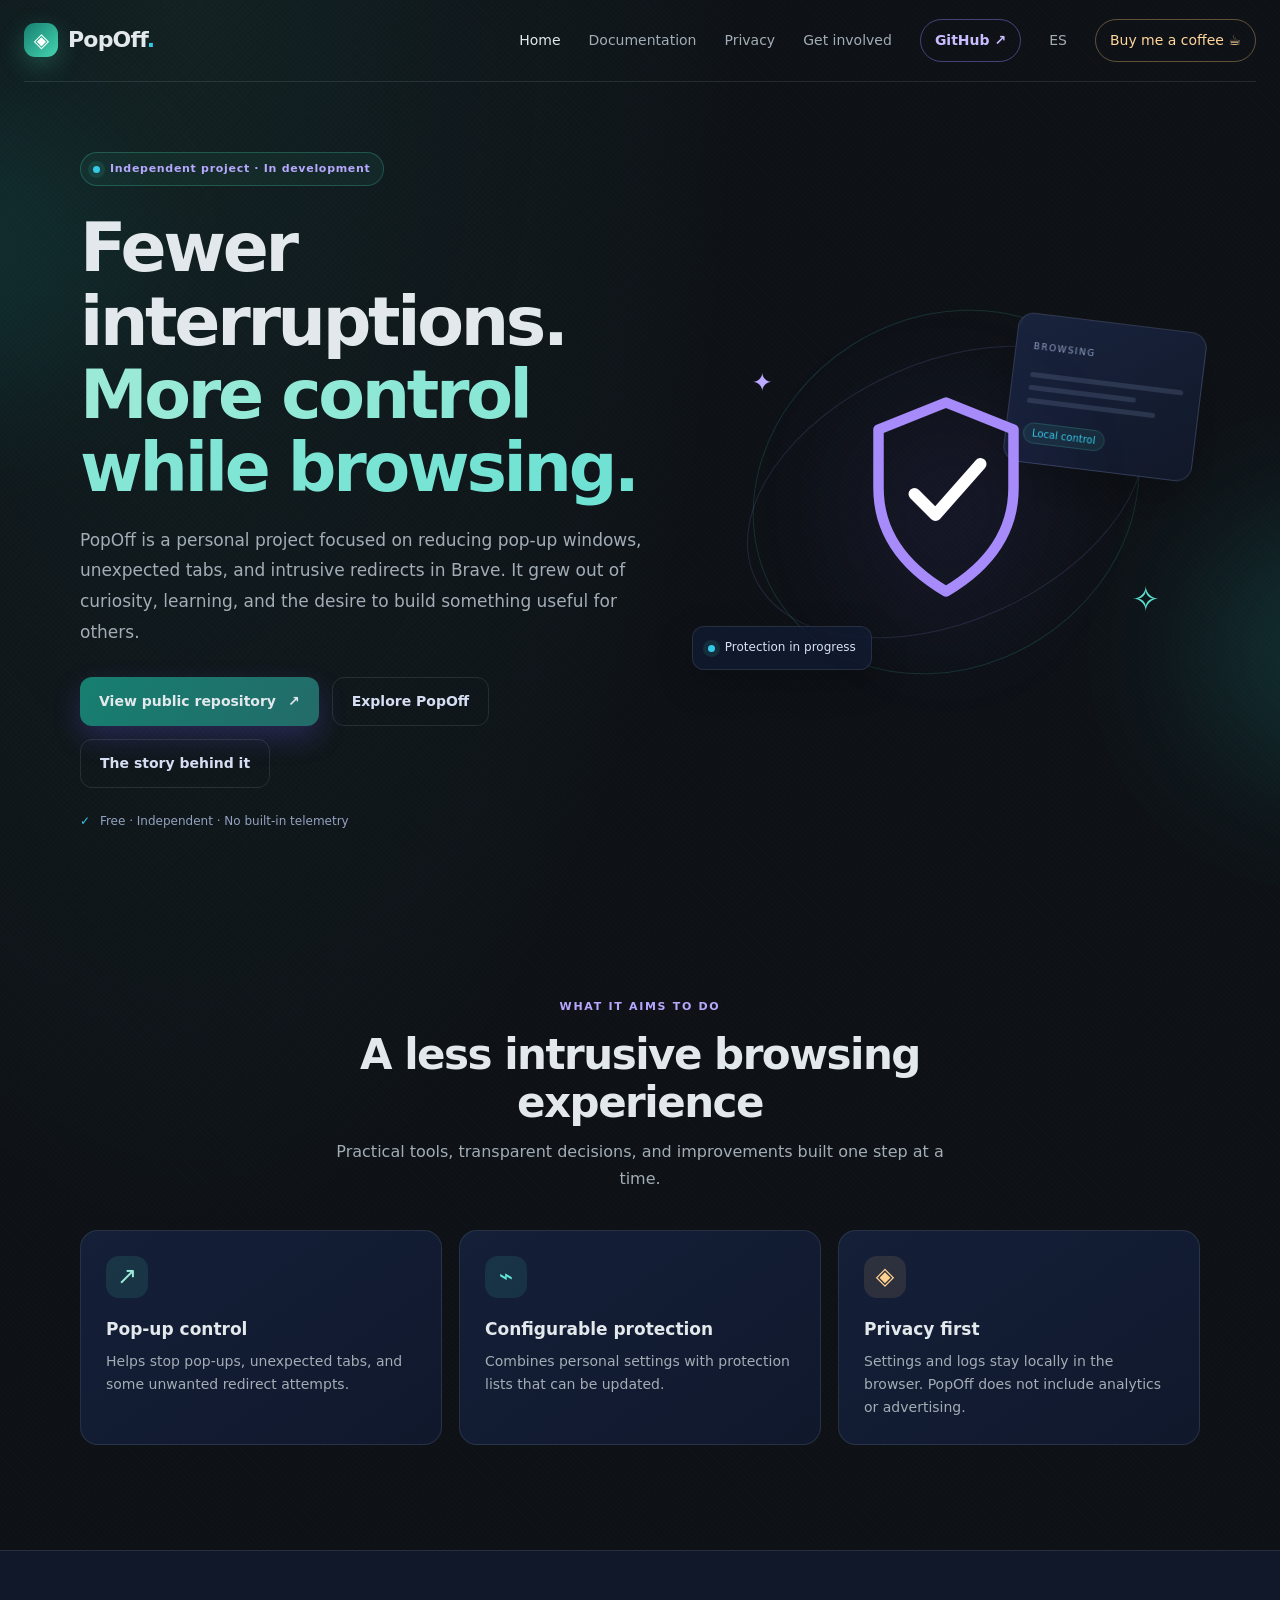
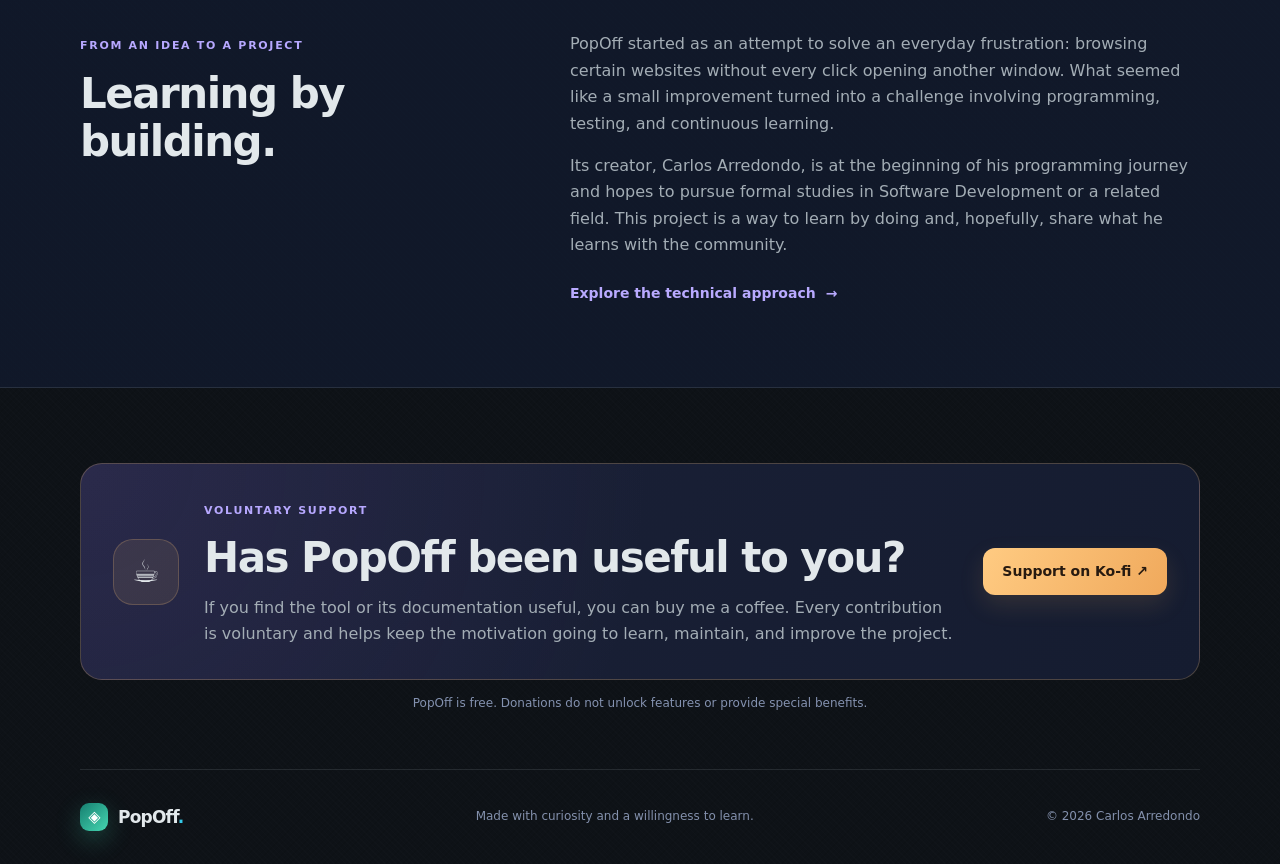
<file: site/index.html>
<!doctype html>
<html lang="es">
<head>
  <meta charset="utf-8">
  <meta name="viewport" content="width=device-width, initial-scale=1">
  <meta name="theme-color" content="#0e1217">
  <meta name="description" content="PopOff es un proyecto independiente para reducir ventanas emergentes y redirecciones molestas en Brave.">
  <title>PopOff — Navega con más tranquilidad</title>
  <link rel="icon" href="data:image/svg+xml,%3Csvg xmlns=%27http://www.w3.org/2000/svg%27 viewBox=%270 0 64 64%27%3E%3Crect width=%2764%27 height=%2764%27 rx=%2718%27 fill=%27%230e1217%27/%3E%3Cpath d=%27M12 28 14 10 27 19Q32 17 37 19L50 10 52 28Q57 35 52 45Q45 56 32 57Q19 56 12 45Q7 35 12 28Z%27 fill=%27%231b252d%27 stroke=%27%2345d6b1%27 stroke-width=%272.5%27/%3E%3Cellipse cx=%2723%27 cy=%2735%27 rx=%275%27 ry=%277%27 fill=%27%2345d6b1%27/%3E%3Cellipse cx=%2741%27 cy=%2735%27 rx=%275%27 ry=%277%27 fill=%27%2345d6b1%27/%3E%3C/svg%3E">
  <link rel="stylesheet" href="styles.css">
  <script defer src="script.js"></script>
</head>
<body>
  <div class="ambient ambient-one"></div><div class="ambient ambient-two"></div>
  <header class="site-header">
    <a class="brand" href="index.html" aria-label="PopOff inicio"><span class="brand-mark" aria-hidden="true">◈</span><span>PopOff<span class="brand-dot">.</span></span></a>
    <button class="menu-toggle" aria-label="Abrir menú" aria-expanded="false">☰</button>
    <nav class="nav-links" aria-label="Navegación principal">
      <a class="active" href="index.html">Inicio</a><a href="docs.html">Documentación</a><a href="privacy.html">Privacidad</a><a href="contribute.html">Participar</a>
      <a class="nav-github" href="https://github.com/xGalamothx/popoff-lists" target="_blank" rel="noopener noreferrer" aria-label="Repositorio público de PopOff en GitHub">GitHub ↗</a><a class="language-switch" href="en/index.html" lang="en" data-language-choice="en" aria-label="View in English">EN</a><a class="nav-support" href="https://ko-fi.com/carlosarredondo24" target="_blank" rel="noopener noreferrer">Invítame a un café ☕</a>
    </nav>
  </header>
  <main>
    <section class="hero wrap">
      <div class="hero-copy">
        <div class="eyebrow"><span class="pulse"></span> Proyecto independiente · En desarrollo</div>
        <h1>Menos interrupciones.<br><span class="gradient-text">Más control al navegar.</span></h1>
        <p class="hero-lead">PopOff es un proyecto personal para reducir ventanas emergentes, pestañas inesperadas y redirecciones molestas en Brave. Nace de la curiosidad, el aprendizaje y las ganas de construir algo útil para otras personas.</p>
        <div class="hero-actions"><a class="button button-primary" href="https://github.com/xGalamothx/popoff-lists" target="_blank" rel="noopener noreferrer">Ver repositorio público <span>↗</span></a><a class="button button-quiet" href="docs.html">Conocer PopOff</a><a class="button button-quiet" href="#historia">La historia del proyecto</a></div>
        <div class="hero-note"><span class="check">✓</span> Gratuito · Independiente · Sin telemetría integrada</div>
      </div>
      <div class="hero-art" aria-label="Ilustración abstracta de protección digital">
        <div class="orbit orbit-a"></div><div class="orbit orbit-b"></div>
        <div class="glass-card card-back"><span class="tiny-label">NAVEGACIÓN</span><div class="fake-lines"><i></i><i></i><i></i></div><span class="fake-pill">Control local</span></div>
        <div class="shield"><svg viewBox="0 0 120 140" role="img" aria-label="Escudo"><path d="M60 7 105 25v39c0 31-18 53-45 69C33 117 15 95 15 64V25z" fill="none" stroke="url(#g)" stroke-width="7" stroke-linejoin="round"/><path d="m39 68 14 14 30-34" fill="none" stroke="#fff" stroke-width="8" stroke-linecap="round" stroke-linejoin="round"/><defs><linearGradient id="g" x1="15" y1="7" x2="105" y2="133"><stop stop-color="#a78bfa"/><stop offset="1" stop-color="#35d6c5"/></linearGradient></defs></svg></div>
        <div class="status-chip"><span class="status-dot"></span> Protección en evolución</div>
        <div class="spark spark-one">✦</div><div class="spark spark-two">✧</div>
      </div>
    </section>
    <section class="wrap section">
      <div class="section-heading"><span class="kicker">QUÉ BUSCA HACER</span><h2>Una navegación menos invasiva</h2><p>Herramientas prácticas, decisiones transparentes y mejoras construidas paso a paso.</p></div>
      <div class="feature-grid">
        <article class="feature-card"><span class="feature-icon purple">↗</span><h3>Control de ventanas</h3><p>Ayuda a frenar pop-ups, pestañas inesperadas y algunos intentos de redirección.</p></article>
        <article class="feature-card"><span class="feature-icon teal">⌁</span><h3>Protección configurable</h3><p>Combina ajustes personales con listas de protección que se pueden actualizar.</p></article>
        <article class="feature-card"><span class="feature-icon amber">◈</span><h3>Privacidad primero</h3><p>La configuración y el registro se mantienen localmente. PopOff no incorpora analítica ni publicidad.</p></article>
      </div>
    </section>
    <section class="story-section" id="historia">
      <div class="wrap story-grid">
        <div><span class="kicker">DE UNA IDEA A UN PROYECTO</span><h2>Aprender construyendo.</h2></div>
        <div class="story-copy"><p>PopOff empezó como una solución a un problema cotidiano: navegar por algunas páginas sin que cada clic terminara abriendo otra ventana. Lo que parecía una pequeña mejora se convirtió en un reto de programación, pruebas y aprendizaje continuo.</p><p>Su creador, Carlos Arredondo, está dando sus primeros pasos en programación y quiere continuar su formación en Desarrollo de Software o un área relacionada. Este proyecto es una forma de aprender haciendo y, si es posible, compartir lo aprendido con la comunidad.</p><a class="text-link" href="docs.html">Conoce el enfoque técnico <span>→</span></a></div>
      </div>
    </section>
    <section class="wrap support-section">
      <div class="support-card"><div class="coffee-orb">☕</div><div><span class="kicker">APOYO VOLUNTARIO</span><h2>¿PopOff te ha servido?</h2><p>Si la herramienta o su documentación te resultan útiles, puedes invitarme a un café. Cualquier aporte es voluntario y ayuda a mantener la motivación para seguir aprendiendo y mejorando.</p></div><a class="button button-coffee" href="https://ko-fi.com/carlosarredondo24" target="_blank" rel="noopener noreferrer">Apoyar en Ko-fi ↗</a></div>
      <p class="support-footnote">PopOff es gratuito. Donar no desbloquea funciones ni ofrece ventajas especiales.</p>
    </section>
  </main>
  <footer class="site-footer wrap"><a class="brand" href="index.html"><span class="brand-mark" aria-hidden="true">◈</span><span>PopOff<span class="brand-dot">.</span></span></a><span>Hecho con curiosidad y ganas de aprender.</span><span>© <span data-year></span> Carlos Arredondo</span></footer>
</body>
</html>
</file>
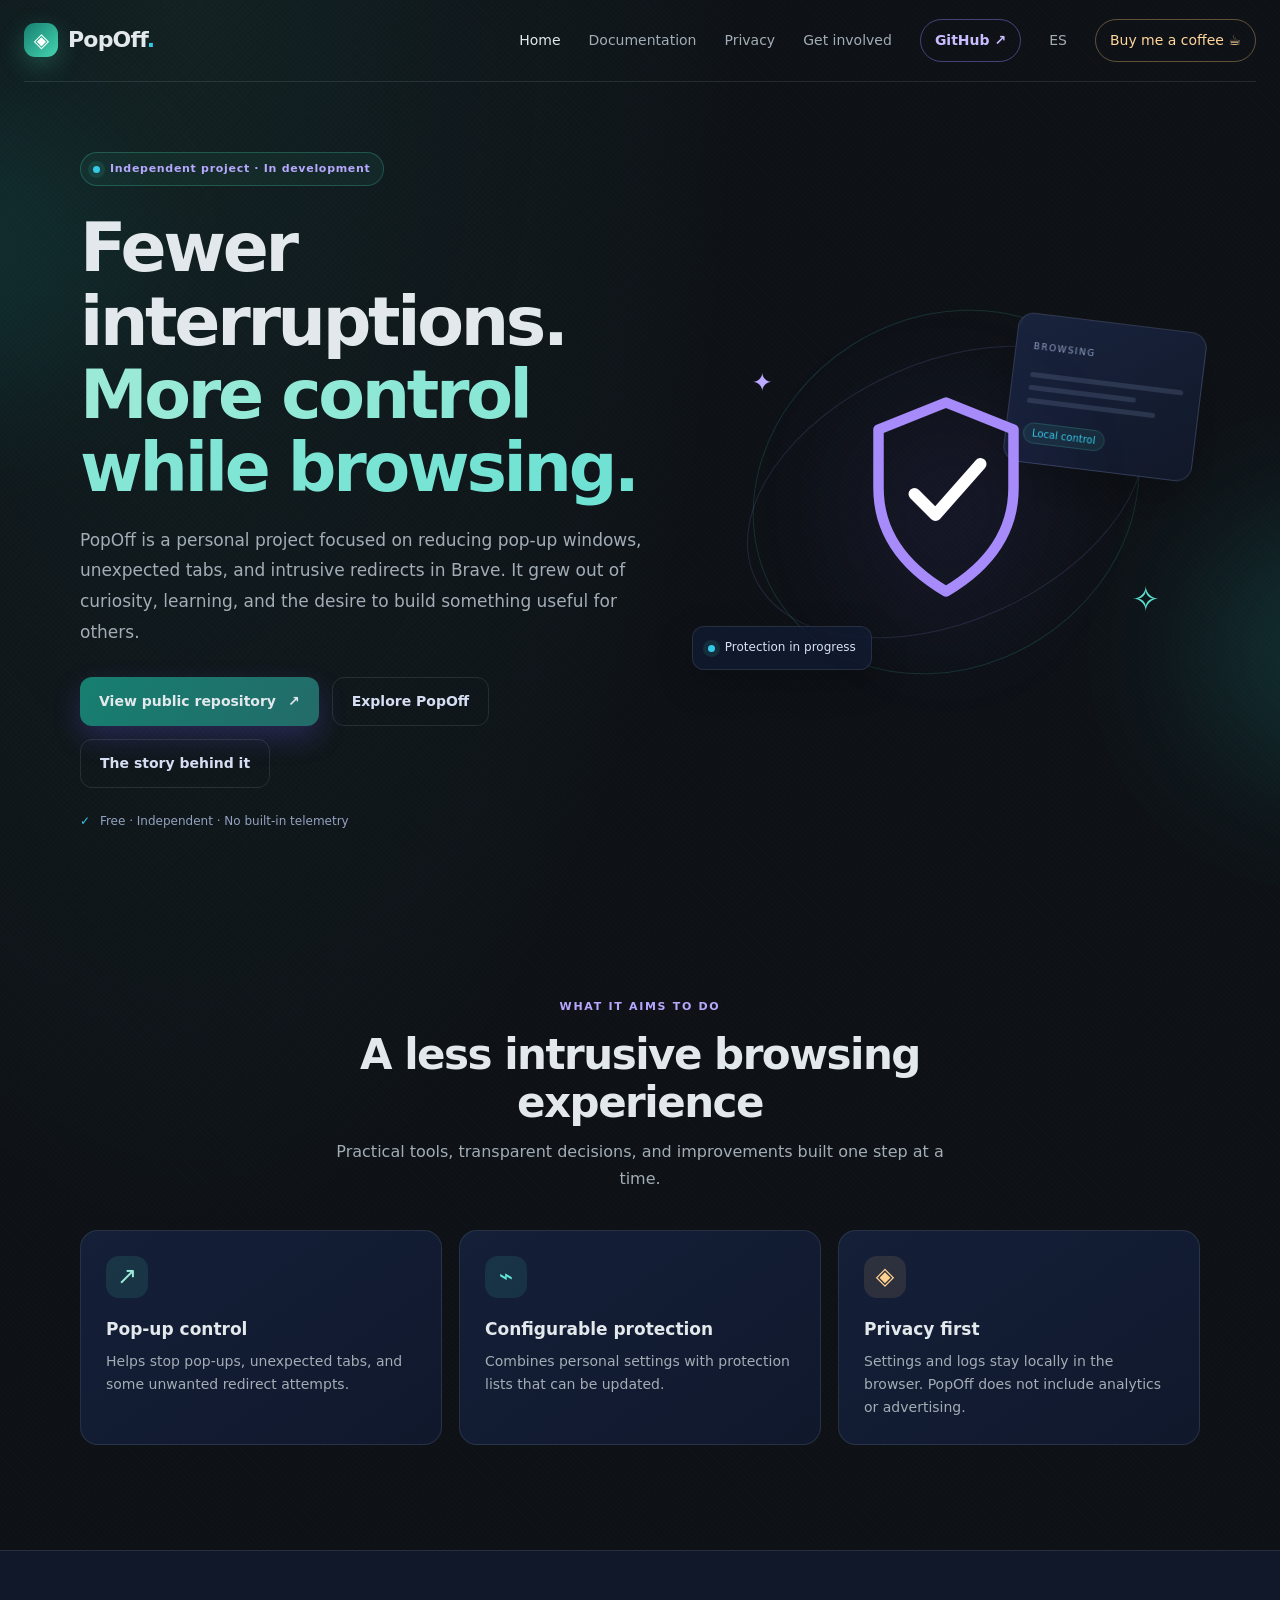
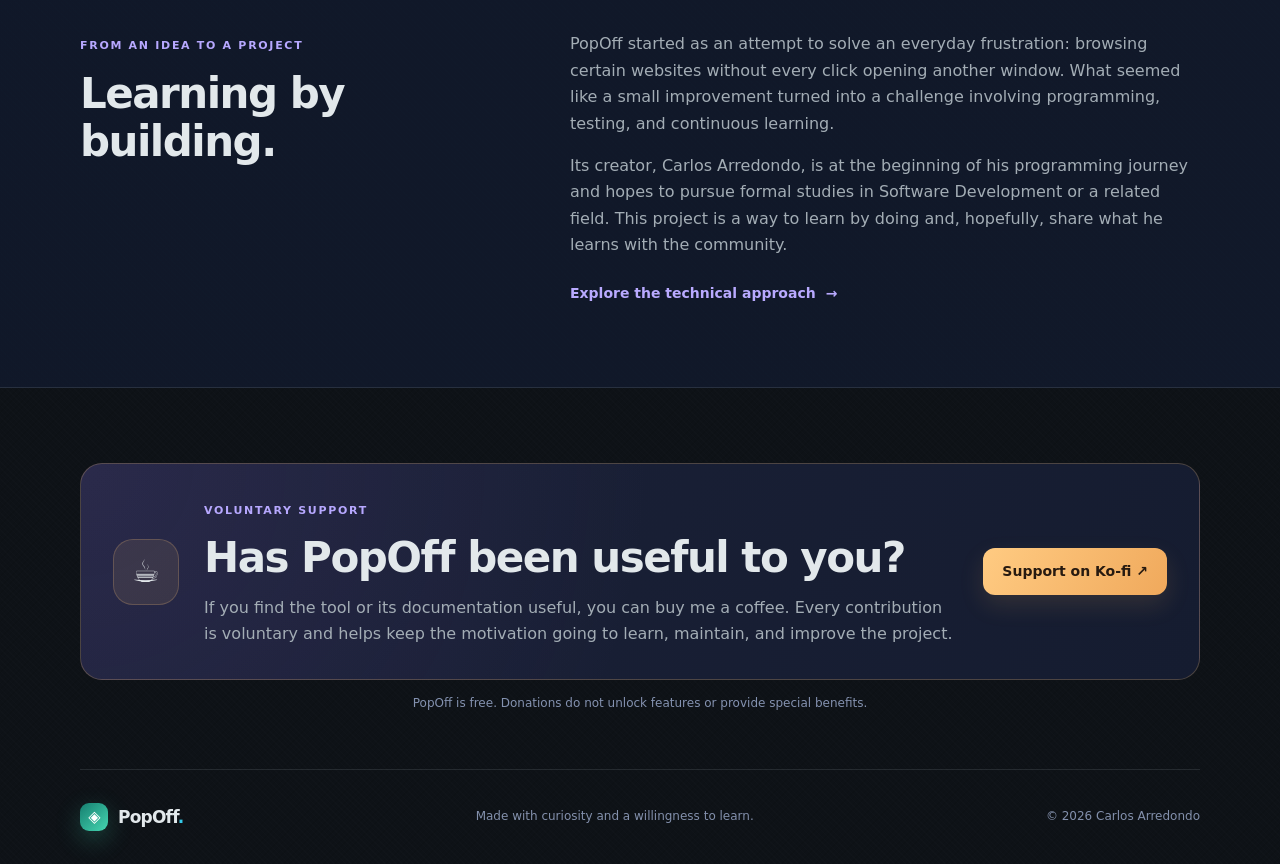
<file: site/en/index.html>
<!doctype html>
<html lang="en"><head><meta charset="utf-8"><meta name="viewport" content="width=device-width,initial-scale=1"><meta name="theme-color" content="#0e1217"><meta name="description" content="PopOff is an independent project focused on reducing intrusive pop-ups and unwanted redirects in Brave."><title>PopOff — Browse with more peace of mind</title><link rel="stylesheet" href="../styles.css"><script defer src="../script.js"></script></head>
<body><div class="ambient ambient-one"></div><div class="ambient ambient-two"></div><header class="site-header"><a class="brand" href="index.html" aria-label="PopOff home"><span class="brand-mark" aria-hidden="true">◈</span><span>PopOff<span class="brand-dot">.</span></span></a><button class="menu-toggle" aria-label="Open menu" aria-expanded="false">☰</button><nav class="nav-links" aria-label="Main navigation"><a class="active" href="index.html">Home</a><a href="docs.html">Documentation</a><a href="privacy.html">Privacy</a><a href="contribute.html">Get involved</a><a class="nav-github" href="https://github.com/xGalamothx/popoff-lists" target="_blank" rel="noopener noreferrer" aria-label="PopOff public repository on GitHub">GitHub ↗</a><a class="language-switch" href="../index.html" lang="es" data-language-choice="es" aria-label="Ver en español">ES</a><a class="nav-support" href="https://ko-fi.com/carlosarredondo24" target="_blank" rel="noopener noreferrer">Buy me a coffee ☕</a></nav></header>
<main><section class="hero wrap"><div class="hero-copy"><div class="eyebrow"><span class="pulse"></span> Independent project · In development</div><h1>Fewer interruptions.<br><span class="gradient-text">More control while browsing.</span></h1><p class="hero-lead">PopOff is a personal project focused on reducing pop-up windows, unexpected tabs, and intrusive redirects in Brave. It grew out of curiosity, learning, and the desire to build something useful for others.</p><div class="hero-actions"><a class="button button-primary" href="https://github.com/xGalamothx/popoff-lists" target="_blank" rel="noopener noreferrer">View public repository <span>↗</span></a><a class="button button-quiet" href="docs.html">Explore PopOff</a><a class="button button-quiet" href="#story">The story behind it</a></div><div class="hero-note"><span class="check">✓</span> Free · Independent · No built-in telemetry</div></div>
<div class="hero-art" aria-label="Abstract digital protection illustration"><div class="orbit orbit-a"></div><div class="orbit orbit-b"></div><div class="glass-card card-back"><span class="tiny-label">BROWSING</span><div class="fake-lines"><i></i><i></i><i></i></div><span class="fake-pill">Local control</span></div><div class="shield"><svg viewBox="0 0 120 140" role="img" aria-label="Shield"><path d="M60 7 105 25v39c0 31-18 53-45 69C33 117 15 95 15 64V25z" fill="none" stroke="url(#g)" stroke-width="7" stroke-linejoin="round"/><path d="m39 68 14 14 30-34" fill="none" stroke="#fff" stroke-width="8" stroke-linecap="round" stroke-linejoin="round"/><defs><linearGradient id="g" x1="15" y1="7" x2="105" y2="133"><stop stop-color="#a78bfa"/><stop offset="1" stop-color="#35d6c5"/></linearGradient></defs></svg></div><div class="status-chip"><span class="status-dot"></span> Protection in progress</div><div class="spark spark-one">✦</div><div class="spark spark-two">✧</div></div></section>
<section class="wrap section"><div class="section-heading"><span class="kicker">WHAT IT AIMS TO DO</span><h2>A less intrusive browsing experience</h2><p>Practical tools, transparent decisions, and improvements built one step at a time.</p></div><div class="feature-grid"><article class="feature-card"><span class="feature-icon purple">↗</span><h3>Pop-up control</h3><p>Helps stop pop-ups, unexpected tabs, and some unwanted redirect attempts.</p></article><article class="feature-card"><span class="feature-icon teal">⌁</span><h3>Configurable protection</h3><p>Combines personal settings with protection lists that can be updated.</p></article><article class="feature-card"><span class="feature-icon amber">◈</span><h3>Privacy first</h3><p>Settings and logs stay locally in the browser. PopOff does not include analytics or advertising.</p></article></div></section>
<section class="story-section" id="story"><div class="wrap story-grid"><div><span class="kicker">FROM AN IDEA TO A PROJECT</span><h2>Learning by building.</h2></div><div class="story-copy"><p>PopOff started as an attempt to solve an everyday frustration: browsing certain websites without every click opening another window. What seemed like a small improvement turned into a challenge involving programming, testing, and continuous learning.</p><p>Its creator, Carlos Arredondo, is at the beginning of his programming journey and hopes to pursue formal studies in Software Development or a related field. This project is a way to learn by doing and, hopefully, share what he learns with the community.</p><a class="text-link" href="docs.html">Explore the technical approach <span>→</span></a></div></div></section>
<section class="wrap support-section"><div class="support-card"><div class="coffee-orb">☕</div><div><span class="kicker">VOLUNTARY SUPPORT</span><h2>Has PopOff been useful to you?</h2><p>If you find the tool or its documentation useful, you can buy me a coffee. Every contribution is voluntary and helps keep the motivation going to learn, maintain, and improve the project.</p></div><a class="button button-coffee" href="https://ko-fi.com/carlosarredondo24" target="_blank" rel="noopener noreferrer">Support on Ko-fi ↗</a></div><p class="support-footnote">PopOff is free. Donations do not unlock features or provide special benefits.</p></section></main>
<footer class="site-footer wrap"><a class="brand" href="index.html"><span class="brand-mark" aria-hidden="true">◈</span><span>PopOff<span class="brand-dot">.</span></span></a><span>Made with curiosity and a willingness to learn.</span><span>© <span data-year></span> Carlos Arredondo</span></footer></body></html>
</file>
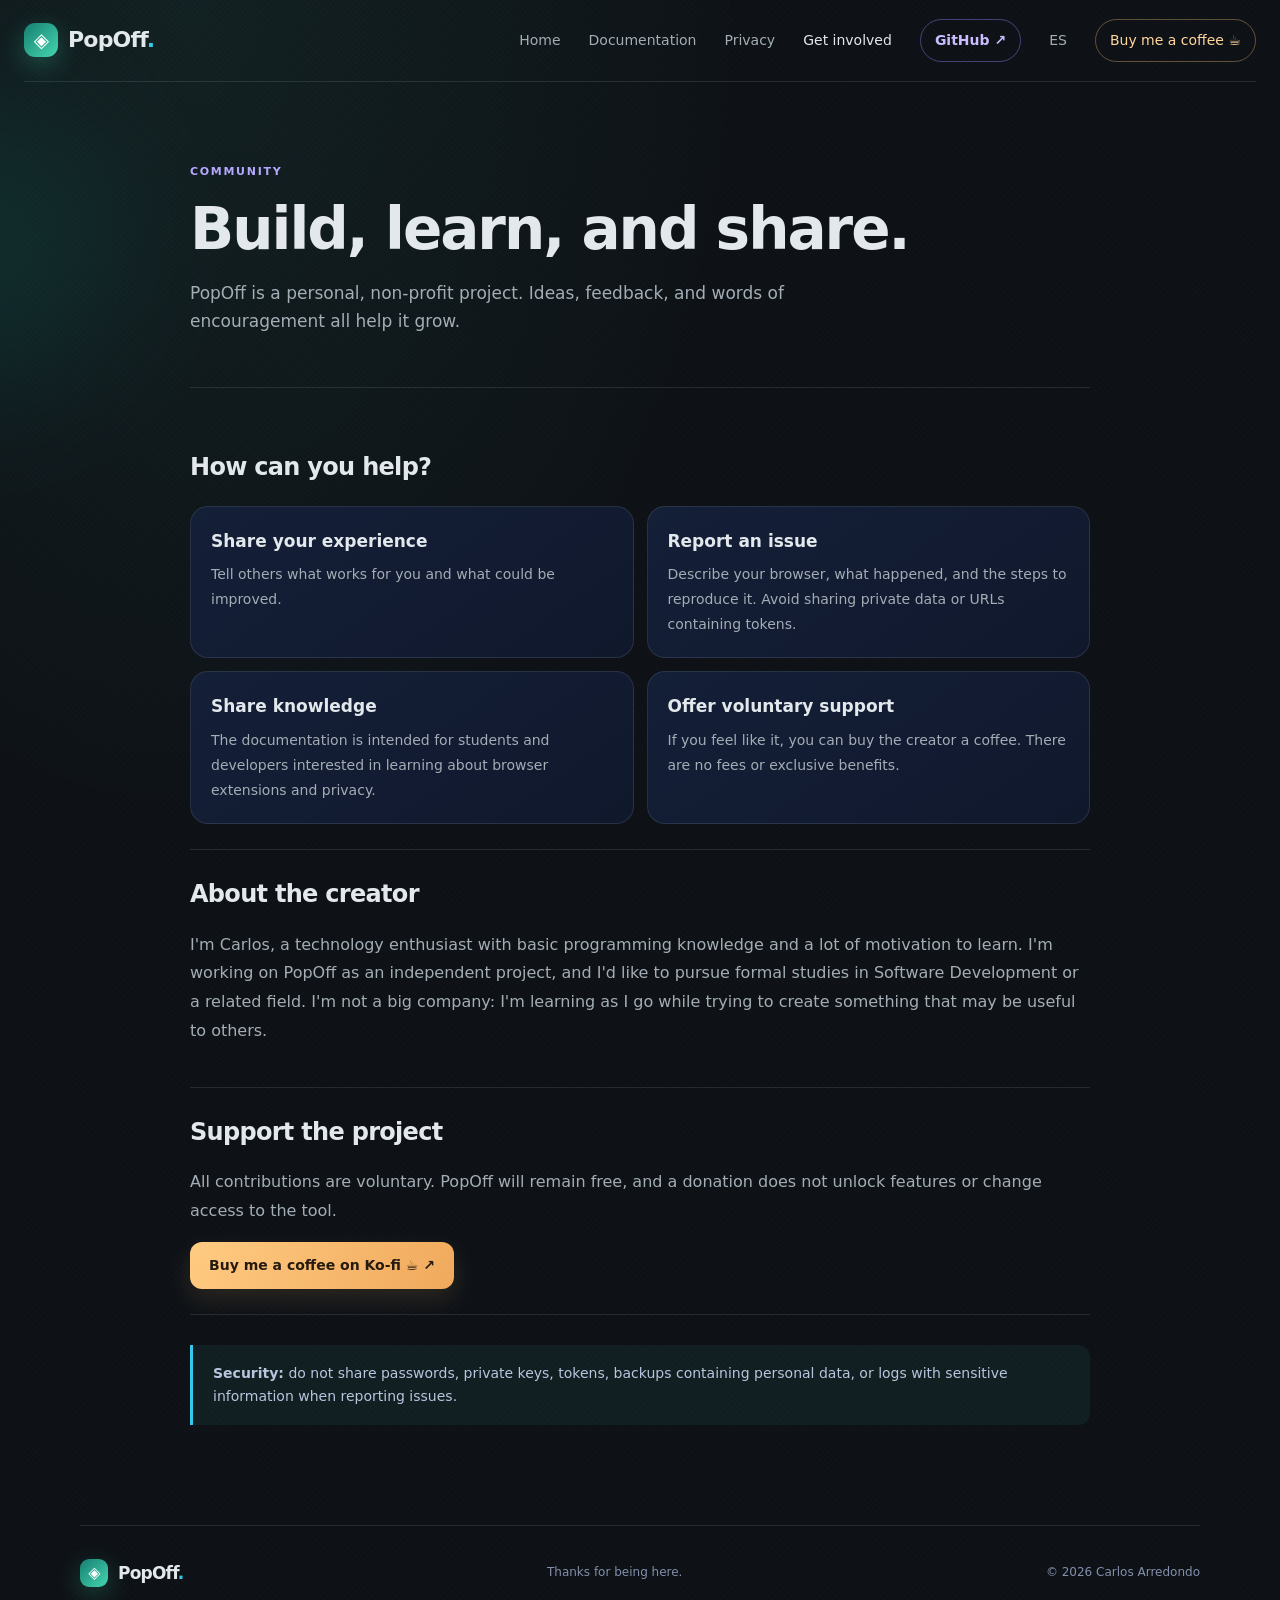
<file: site/contribute.html>
<!doctype html>
<html lang="es"><head><meta charset="utf-8"><meta name="viewport" content="width=device-width,initial-scale=1"><meta name="theme-color" content="#0e1217"><title>Participar — PopOff</title><link rel="stylesheet" href="styles.css"><script defer src="script.js"></script></head>
<body><div class="ambient ambient-one"></div><header class="site-header"><a class="brand" href="index.html"><span class="brand-mark" aria-hidden="true">◈</span><span>PopOff<span class="brand-dot">.</span></span></a><button class="menu-toggle" aria-label="Abrir menú" aria-expanded="false">☰</button><nav class="nav-links"><a href="index.html">Inicio</a><a href="docs.html">Documentación</a><a href="privacy.html">Privacidad</a><a class="active" href="contribute.html">Participar</a><a class="nav-github" href="https://github.com/xGalamothx/popoff-lists" target="_blank" rel="noopener noreferrer" aria-label="Repositorio público de PopOff en GitHub">GitHub ↗</a><a class="language-switch" href="en/contribute.html" lang="en" data-language-choice="en" aria-label="View in English">EN</a><a class="nav-support" href="https://ko-fi.com/carlosarredondo24" target="_blank" rel="noopener noreferrer">Invítame a un café ☕</a></nav></header>
<main class="wrap page-main"><div class="page-intro"><span class="kicker">COMUNIDAD</span><h1>Construir, aprender y compartir.</h1><p>PopOff es un proyecto personal sin ánimo de lucro. Las ideas, observaciones y palabras de ánimo también ayudan a que siga creciendo.</p></div>
<section class="doc-block"><h2>¿Cómo puedes ayudar?</h2><div class="doc-cards"><article><h3>Compartir una experiencia</h3><p>Cuéntale a otras personas qué te ha funcionado y qué debería mejorar.</p></article><article><h3>Reportar un problema</h3><p>Describe el navegador, el comportamiento observado y los pasos para reproducirlo. Evita compartir datos privados o URLs con tokens.</p></article><article><h3>Compartir conocimiento</h3><p>La documentación está pensada para estudiantes y desarrolladores que quieran aprender sobre extensiones y privacidad.</p></article><article><h3>Apoyar voluntariamente</h3><p>Si te nace, puedes invitar al creador a un café. No hay cuotas ni beneficios exclusivos.</p></article></div></section>
<section class="doc-block"><h2>Sobre el creador</h2><p>Soy Carlos, un entusiasta de la tecnología con conocimientos básicos de programación y muchas ganas de aprender. Estoy trabajando en PopOff como proyecto independiente y me gustaría formarme profesionalmente en Desarrollo de Software o un área relacionada. No soy una gran empresa: estoy aprendiendo mientras intento crear algo que pueda ser útil para otras personas.</p></section>
<section class="doc-block"><h2>Apoyar el proyecto</h2><p>Todos los aportes son voluntarios. PopOff seguirá siendo gratuito y un donativo no desbloquea funciones ni cambia el acceso a la herramienta.</p><a class="button button-coffee" href="https://ko-fi.com/carlosarredondo24" target="_blank" rel="noopener noreferrer">Invitar a un café en Ko-fi ☕ ↗</a></section>
<div class="notice"><strong>Seguridad:</strong> no compartas contraseñas, claves privadas, tokens, archivos de respaldo con datos personales ni registros que contengan información sensible al reportar problemas.</div>
</main><footer class="site-footer wrap"><a class="brand" href="index.html"><span class="brand-mark" aria-hidden="true">◈</span><span>PopOff<span class="brand-dot">.</span></span></a><span>Gracias por estar aquí.</span><span>© <span data-year></span> Carlos Arredondo</span></footer></body></html>
</file>
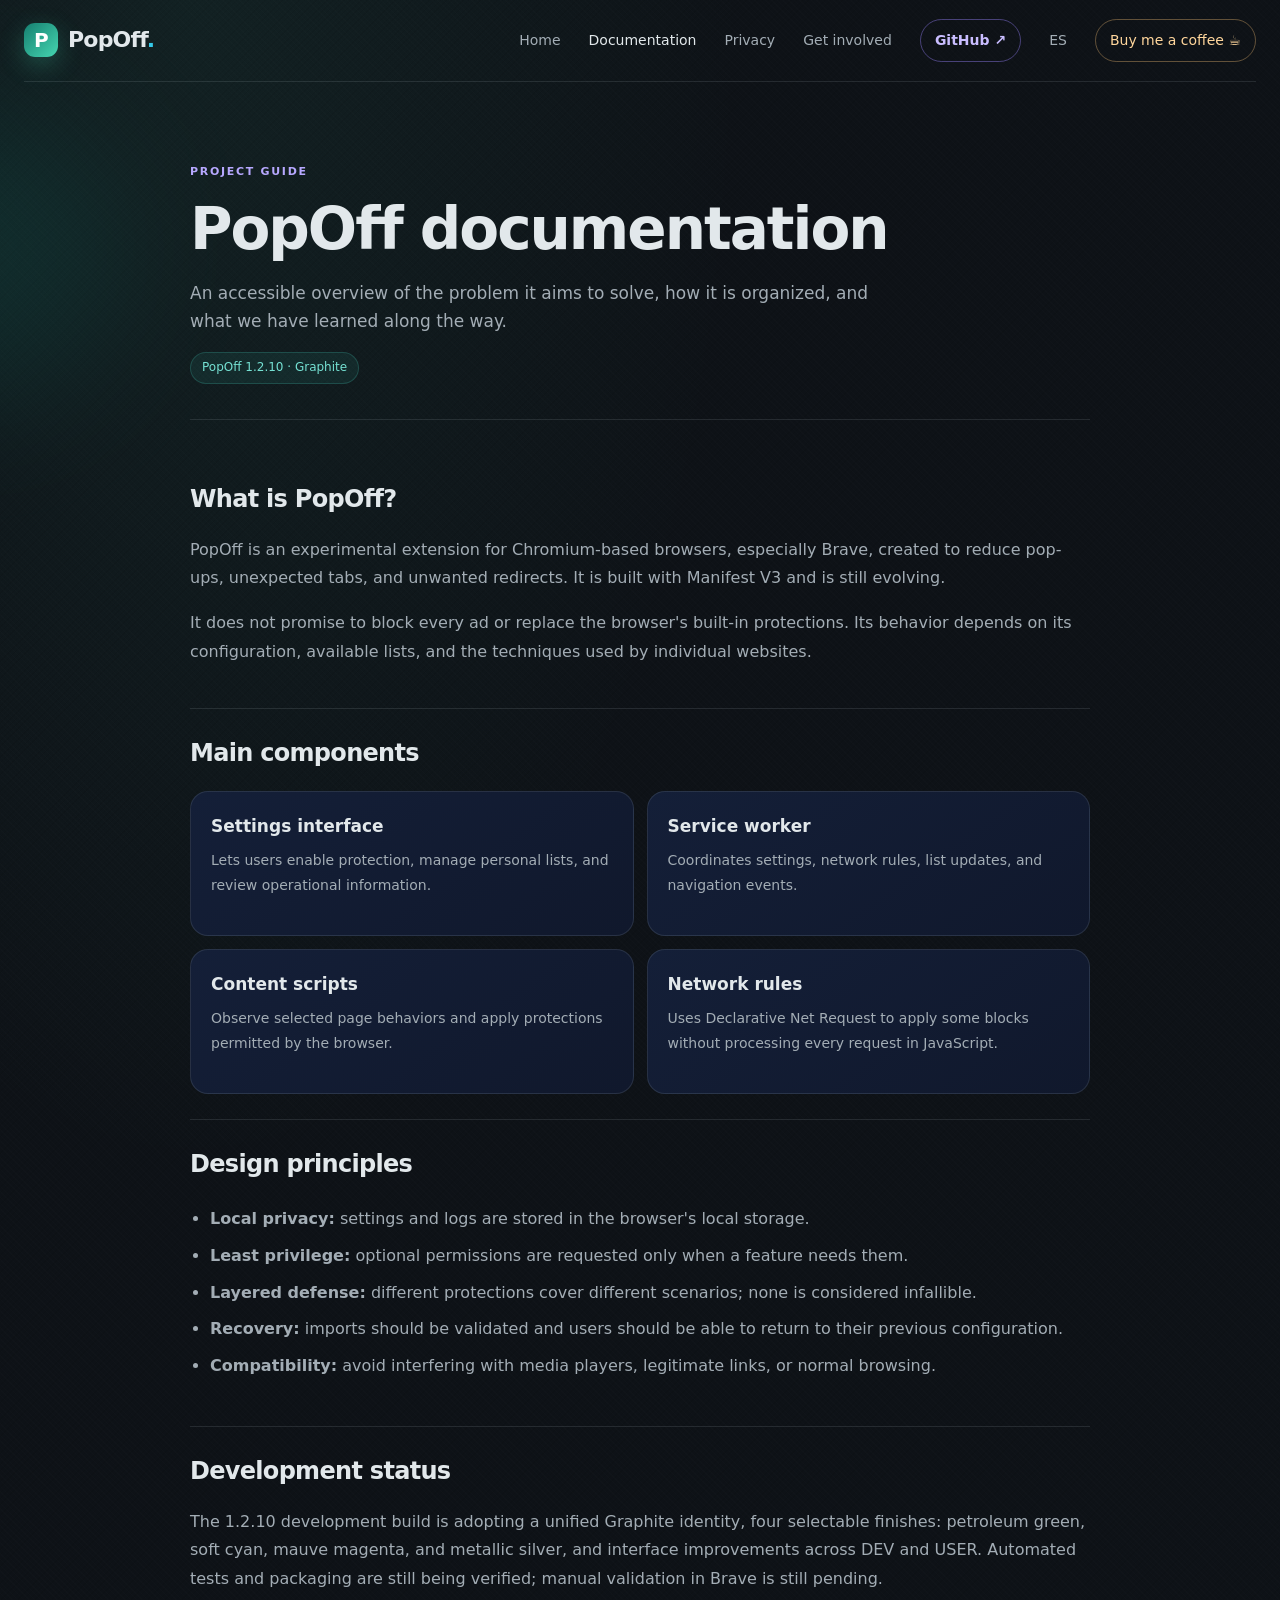
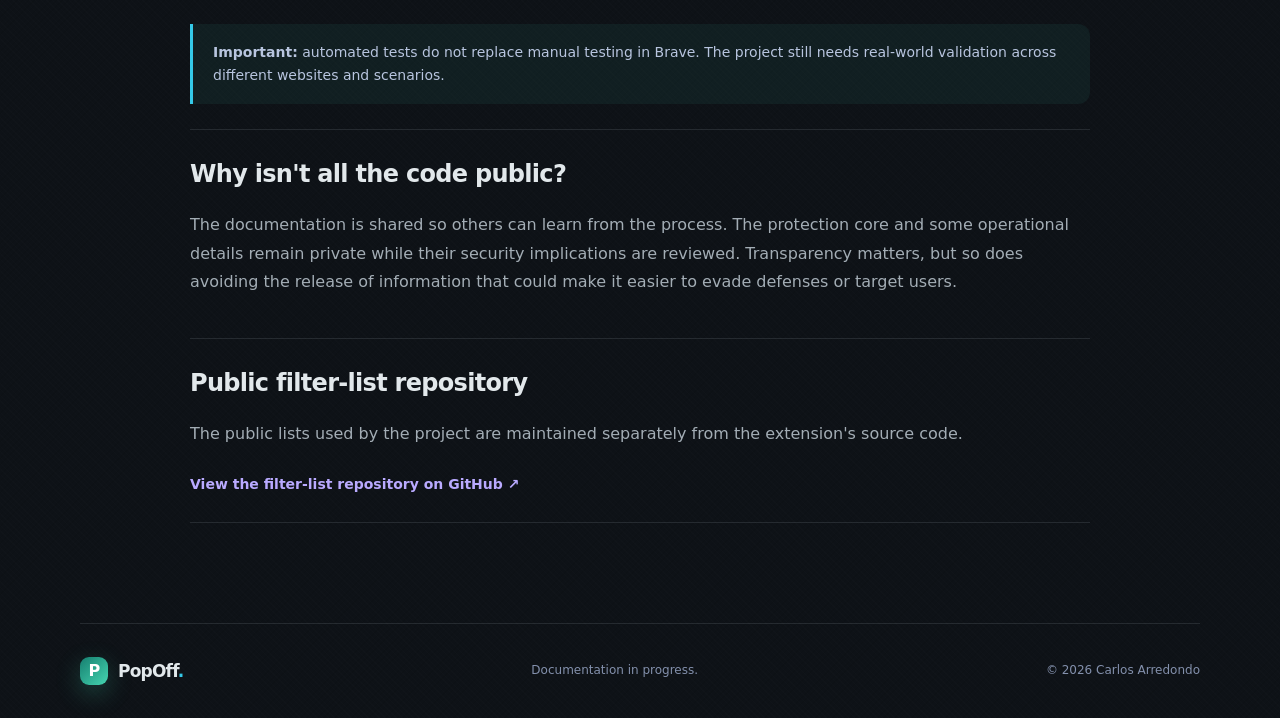
<file: site/docs.html>
<!doctype html>
<html lang="es"><head><meta charset="utf-8"><meta name="viewport" content="width=device-width,initial-scale=1"><meta name="theme-color" content="#0b1020"><title>Documentación — PopOff</title><link rel="stylesheet" href="styles.css"><script defer src="script.js"></script></head>
<body><div class="ambient ambient-one"></div><header class="site-header"><a class="brand" href="index.html"><span class="brand-mark">P</span><span>PopOff<span class="brand-dot">.</span></span></a><button class="menu-toggle" aria-label="Abrir menú" aria-expanded="false">☰</button><nav class="nav-links"><a href="index.html">Inicio</a><a class="active" href="docs.html">Documentación</a><a href="privacy.html">Privacidad</a><a href="contribute.html">Participar</a><a class="nav-github" href="https://github.com/xGalamothx/popoff-lists" target="_blank" rel="noopener noreferrer" aria-label="Repositorio público de PopOff en GitHub">GitHub ↗</a><a class="language-switch" href="en/docs.html" lang="en" data-language-choice="en" aria-label="View in English">EN</a><a class="nav-support" href="https://ko-fi.com/carlosarredondo24" target="_blank" rel="noopener noreferrer">Invítame a un café ☕</a></nav></header>
<main class="wrap page-main"><div class="page-intro"><span class="kicker">GUÍA DEL PROYECTO</span><h1>Documentación de PopOff</h1><p>Una explicación accesible de qué intenta resolver, cómo está organizado y qué hemos aprendido durante su desarrollo.</p><span class="status-label">PopOff 1.2.10 · Graphite</span></div>
<section class="doc-block"><h2>¿Qué es PopOff?</h2><p>PopOff es una extensión experimental para navegadores basados en Chromium, especialmente Brave, creada para reducir pop-ups, pestañas inesperadas y redirecciones no deseadas. Está desarrollada con Manifest V3 y se encuentra en evolución.</p><p>No promete bloquear todos los anuncios ni sustituir las protecciones nativas del navegador. Su comportamiento depende de la configuración, las listas disponibles y las técnicas que utilicen los sitios.</p></section>
<section class="doc-block"><h2>Componentes principales</h2><div class="doc-cards"><article><h3>Interfaz de configuración</h3><p>Permite activar la protección, administrar listas personales y revisar información de funcionamiento.</p></article><article><h3>Service worker</h3><p>Coordina la configuración, las reglas de red, las actualizaciones de listas y los eventos de navegación.</p></article><article><h3>Scripts de contenido</h3><p>Observan determinados comportamientos de la página y aplican las protecciones permitidas por el navegador.</p></article><article><h3>Reglas de red</h3><p>Utiliza Declarative Net Request para aplicar parte de los bloqueos sin tener que procesar cada solicitud desde JavaScript.</p></article></div></section>
<section class="doc-block"><h2>Principios de diseño</h2><ul class="principle-list"><li><strong>Privacidad local:</strong> los ajustes y registros se guardan en el almacenamiento local del navegador.</li><li><strong>Mínimo privilegio:</strong> los permisos opcionales se solicitan solo cuando una función los necesita.</li><li><strong>Defensa por capas:</strong> distintas protecciones cubren escenarios diferentes; ninguna se considera infalible.</li><li><strong>Recuperación:</strong> las importaciones deben validarse y permitir volver a la configuración anterior.</li><li><strong>Compatibilidad:</strong> evitar que los bloqueos interfieran con reproductores, enlaces legítimos o navegación normal.</li></ul></section>
<section class="doc-block"><h2>Estado del desarrollo</h2><p>La versión de trabajo 1.2.10 está incorporando una identidad visual Graphite unificada, cuatro acabados seleccionables: verde petróleo, cyan suave, magenta malva y silver metálico y mejoras de interfaz en las variantes DEV y USER. Las pruebas automatizadas y el empaquetado están en proceso de verificación; la validación manual en Brave sigue pendiente.</p><div class="notice"><strong>Importante:</strong> las pruebas automatizadas no sustituyen las pruebas manuales en Brave. El proyecto sigue necesitando validación real en distintos sitios y escenarios.</div></section>
<section class="doc-block"><h2>¿Por qué no está publicado todo el código?</h2><p>La documentación se comparte para que otras personas puedan aprender del proceso. El núcleo de protección y algunos detalles operativos se mantienen privados mientras se revisan sus implicaciones de seguridad. La transparencia es importante, pero también lo es evitar publicar información que facilite evadir las defensas o atacar a los usuarios.</p></section>
<section class="doc-block"><h2>Repositorio público de listas</h2><p>Las listas públicas que utiliza el proyecto se mantienen separadas del código de la extensión.</p><a class="text-link" href="https://github.com/xGalamothx/popoff-lists" target="_blank" rel="noopener noreferrer">Ver el repositorio de listas en GitHub ↗</a></section>
</main><footer class="site-footer wrap"><a class="brand" href="index.html"><span class="brand-mark">P</span><span>PopOff<span class="brand-dot">.</span></span></a><span>Documentación en construcción.</span><span>© <span data-year></span> Carlos Arredondo</span></footer></body></html>
</file>
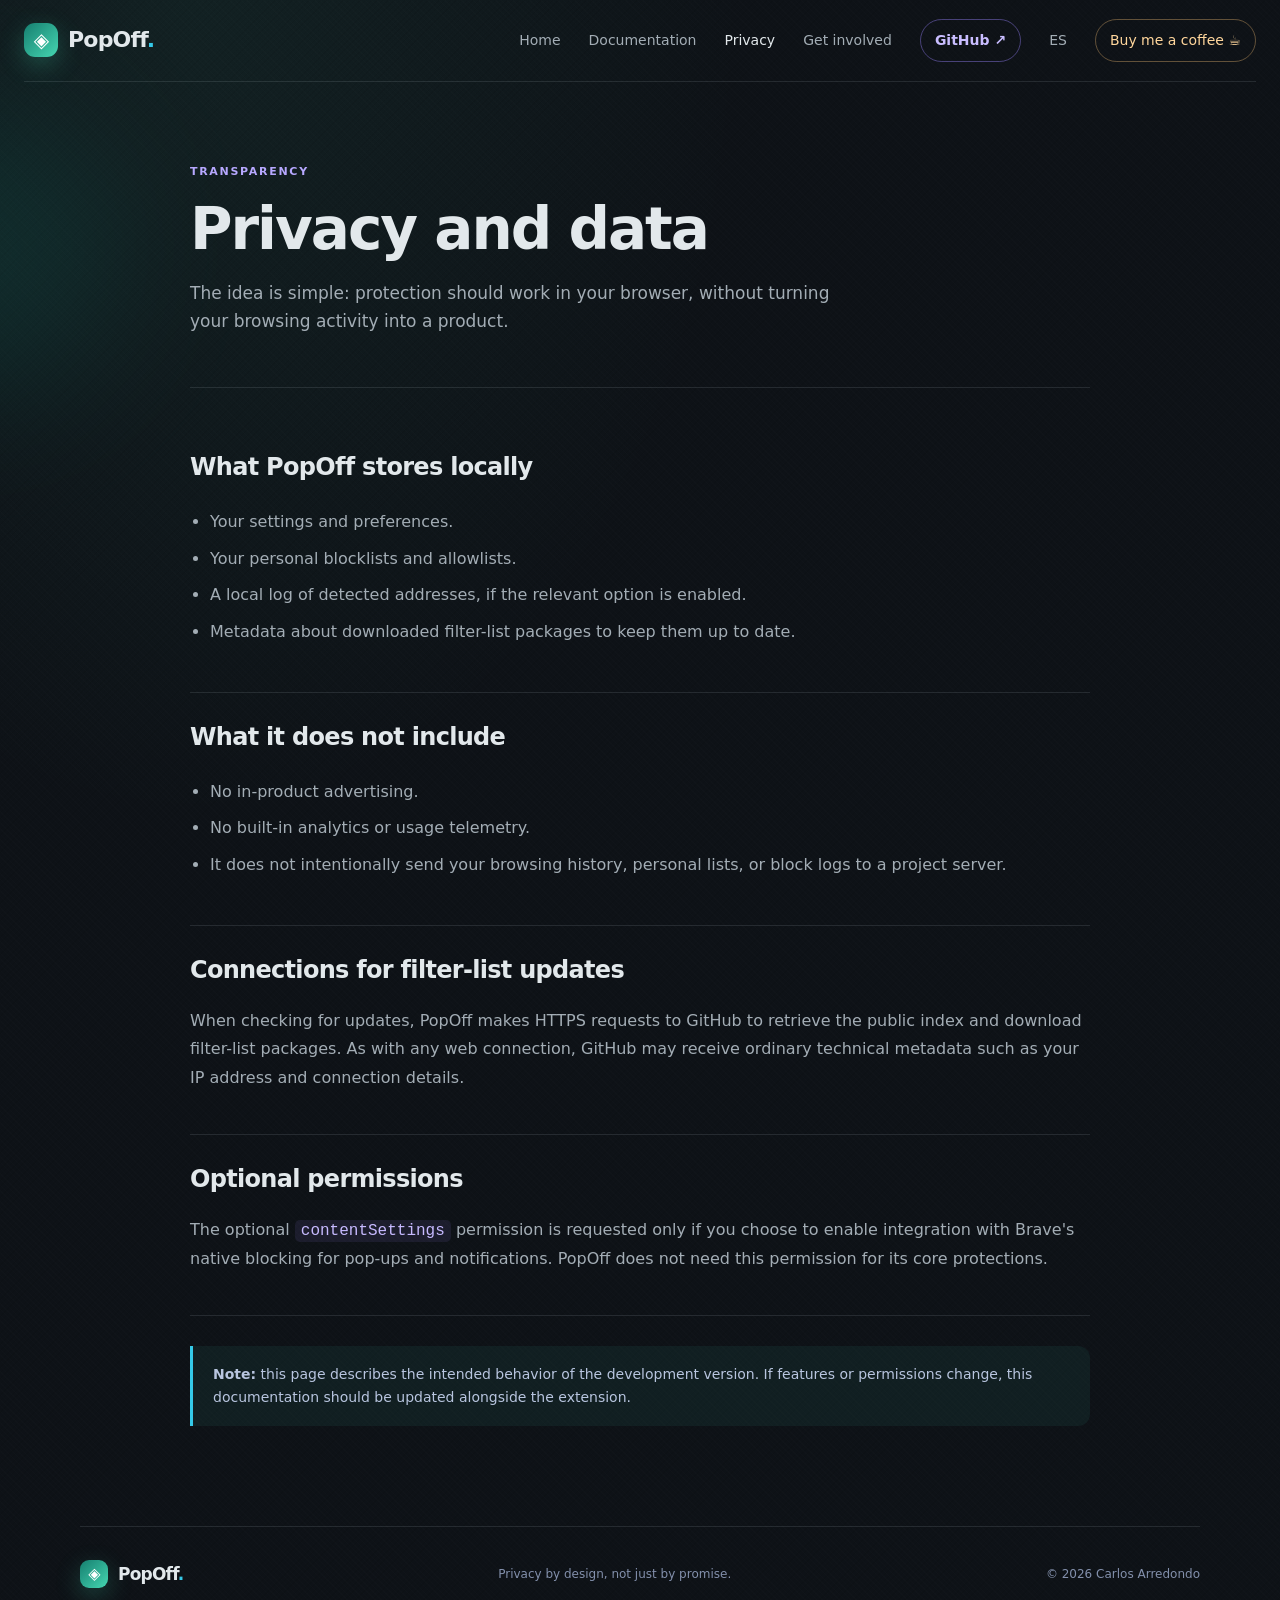
<file: site/privacy.html>
<!doctype html>
<html lang="es"><head><meta charset="utf-8"><meta name="viewport" content="width=device-width,initial-scale=1"><meta name="theme-color" content="#0e1217"><title>Privacidad — PopOff</title><link rel="stylesheet" href="styles.css"><script defer src="script.js"></script></head>
<body><div class="ambient ambient-one"></div><header class="site-header"><a class="brand" href="index.html"><span class="brand-mark" aria-hidden="true">◈</span><span>PopOff<span class="brand-dot">.</span></span></a><button class="menu-toggle" aria-label="Abrir menú" aria-expanded="false">☰</button><nav class="nav-links"><a href="index.html">Inicio</a><a href="docs.html">Documentación</a><a class="active" href="privacy.html">Privacidad</a><a href="contribute.html">Participar</a><a class="nav-github" href="https://github.com/xGalamothx/popoff-lists" target="_blank" rel="noopener noreferrer" aria-label="Repositorio público de PopOff en GitHub">GitHub ↗</a><a class="language-switch" href="en/privacy.html" lang="en" data-language-choice="en" aria-label="View in English">EN</a><a class="nav-support" href="https://ko-fi.com/carlosarredondo24" target="_blank" rel="noopener noreferrer">Invítame a un café ☕</a></nav></header>
<main class="wrap page-main"><div class="page-intro"><span class="kicker">TRANSPARENCIA</span><h1>Privacidad y datos</h1><p>La idea es sencilla: la protección debe funcionar en tu navegador, sin convertir tu navegación en un producto.</p></div>
<section class="doc-block"><h2>Qué guarda PopOff localmente</h2><ul class="principle-list"><li>Tu configuración y preferencias.</li><li>Tus listas personales de bloqueo y sitios permitidos.</li><li>Un registro local de direcciones detectadas, si la opción correspondiente está activa.</li><li>Los metadatos del paquete de listas descargado para mantenerlo actualizado.</li></ul></section>
<section class="doc-block"><h2>Qué no incorpora</h2><ul class="principle-list"><li>No incluye anuncios propios.</li><li>No incorpora analítica ni telemetría de uso.</li><li>No envía intencionalmente tu historial de navegación, tus listas personales ni el registro de bloqueos a un servidor del proyecto.</li></ul></section>
<section class="doc-block"><h2>Conexiones para actualizar listas</h2><p>Cuando se comprueban actualizaciones, PopOff realiza solicitudes HTTPS a GitHub para consultar el índice público y descargar los paquetes de listas. Como en cualquier conexión web, GitHub puede recibir metadatos técnicos habituales, como la dirección IP y datos de conexión.</p></section>
<section class="doc-block"><h2>Permisos opcionales</h2><p>El permiso opcional <code>contentSettings</code> solo se solicita si decides activar la integración con el bloqueo nativo de ventanas emergentes y notificaciones de Brave. PopOff no necesita ese permiso para las protecciones principales.</p></section>
<div class="notice"><strong>Nota:</strong> esta página describe el comportamiento previsto de la versión en desarrollo. Si cambian las funciones o los permisos, esta documentación debe actualizarse junto con la extensión.</div>
</main><footer class="site-footer wrap"><a class="brand" href="index.html"><span class="brand-mark" aria-hidden="true">◈</span><span>PopOff<span class="brand-dot">.</span></span></a><span>Privacidad por diseño, no por promesa.</span><span>© <span data-year></span> Carlos Arredondo</span></footer></body></html>
</file>
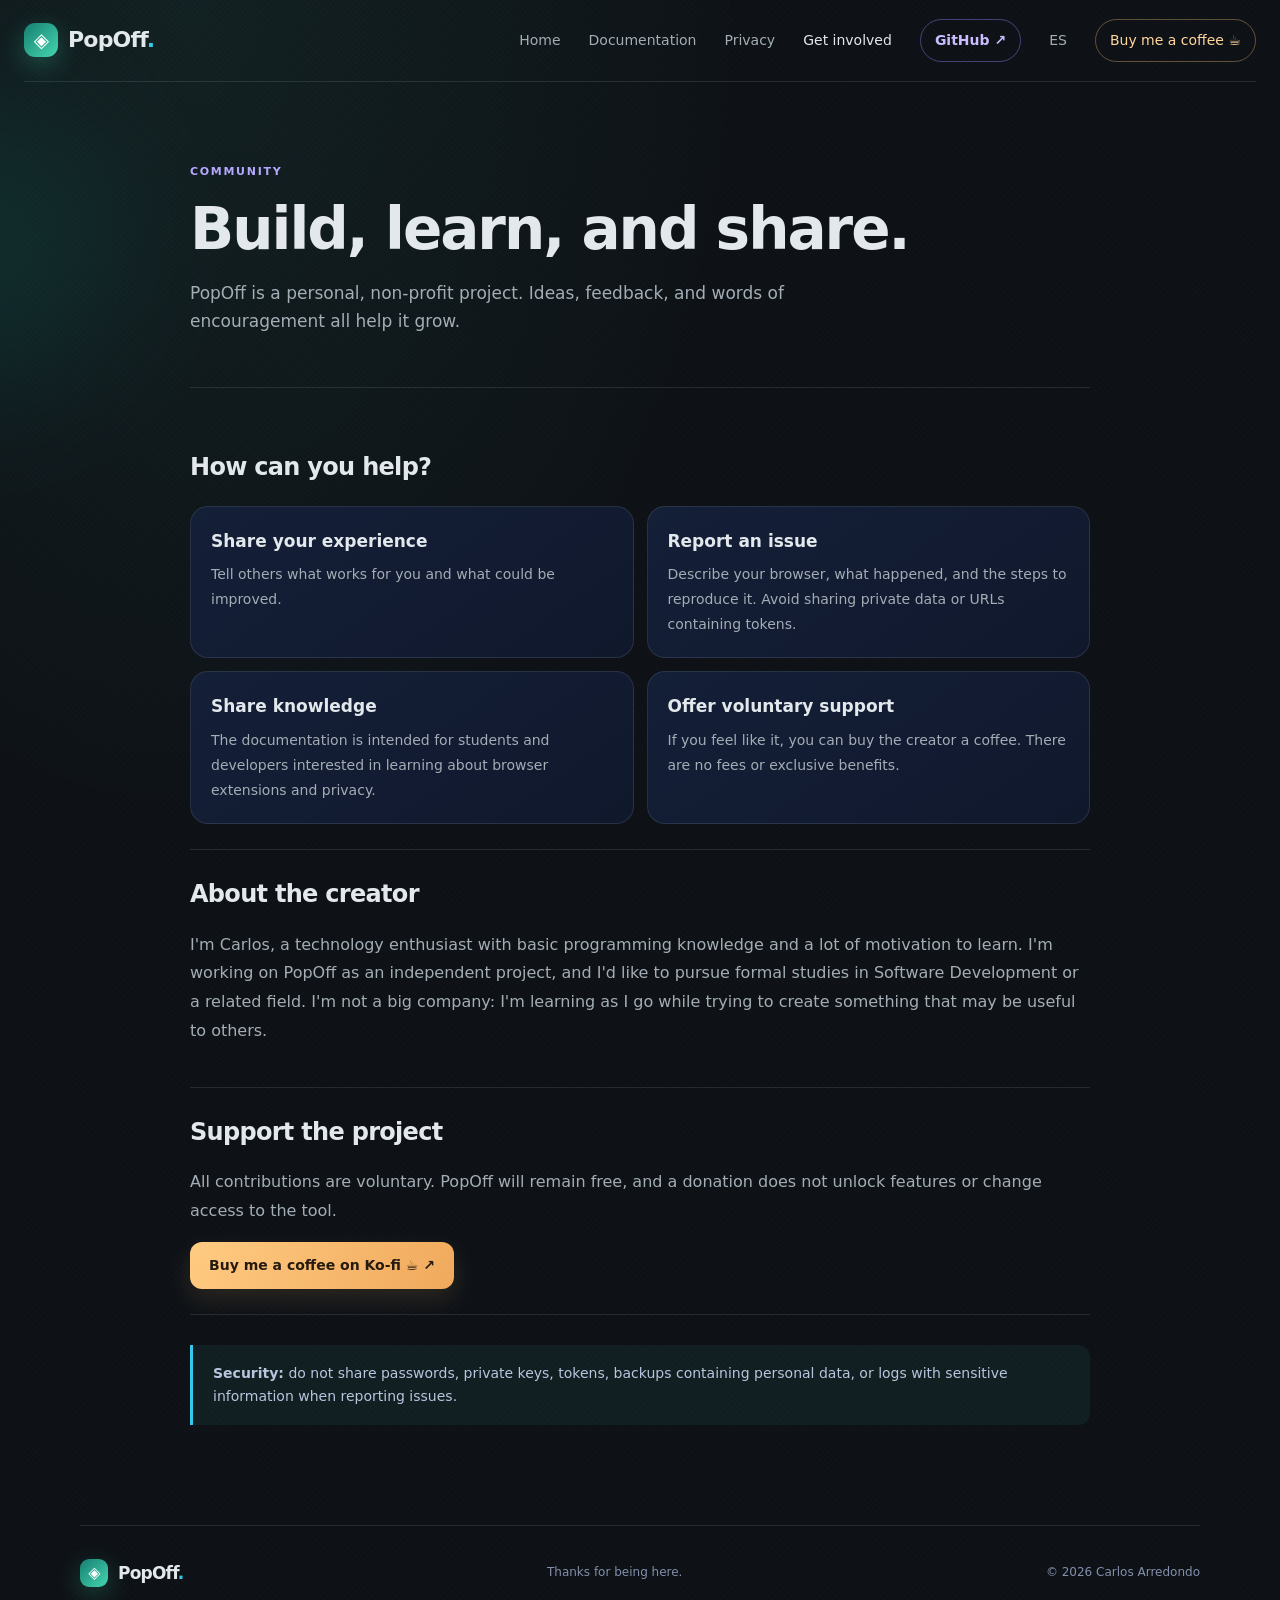
<file: site/en/contribute.html>
<!doctype html>
<html lang="en"><head><meta charset="utf-8"><meta name="viewport" content="width=device-width,initial-scale=1"><meta name="theme-color" content="#0e1217"><title>Get involved — PopOff</title><link rel="stylesheet" href="../styles.css"><script defer src="../script.js"></script></head>
<body><div class="ambient ambient-one"></div><header class="site-header"><a class="brand" href="index.html"><span class="brand-mark" aria-hidden="true">◈</span><span>PopOff<span class="brand-dot">.</span></span></a><button class="menu-toggle" aria-label="Open menu" aria-expanded="false">☰</button><nav class="nav-links" aria-label="Main navigation"><a href="index.html">Home</a><a href="docs.html">Documentation</a><a href="privacy.html">Privacy</a><a class="active" href="contribute.html">Get involved</a><a class="nav-github" href="https://github.com/xGalamothx/popoff-lists" target="_blank" rel="noopener noreferrer" aria-label="PopOff public repository on GitHub">GitHub ↗</a><a class="language-switch" href="../contribute.html" lang="es" data-language-choice="es" aria-label="Ver en español">ES</a><a class="nav-support" href="https://ko-fi.com/carlosarredondo24" target="_blank" rel="noopener noreferrer">Buy me a coffee ☕</a></nav></header>
<main class="wrap page-main"><div class="page-intro"><span class="kicker">COMMUNITY</span><h1>Build, learn, and share.</h1><p>PopOff is a personal, non-profit project. Ideas, feedback, and words of encouragement all help it grow.</p></div>
<section class="doc-block"><h2>How can you help?</h2><div class="doc-cards"><article><h3>Share your experience</h3><p>Tell others what works for you and what could be improved.</p></article><article><h3>Report an issue</h3><p>Describe your browser, what happened, and the steps to reproduce it. Avoid sharing private data or URLs containing tokens.</p></article><article><h3>Share knowledge</h3><p>The documentation is intended for students and developers interested in learning about browser extensions and privacy.</p></article><article><h3>Offer voluntary support</h3><p>If you feel like it, you can buy the creator a coffee. There are no fees or exclusive benefits.</p></article></div></section>
<section class="doc-block"><h2>About the creator</h2><p>I'm Carlos, a technology enthusiast with basic programming knowledge and a lot of motivation to learn. I'm working on PopOff as an independent project, and I'd like to pursue formal studies in Software Development or a related field. I'm not a big company: I'm learning as I go while trying to create something that may be useful to others.</p></section>
<section class="doc-block"><h2>Support the project</h2><p>All contributions are voluntary. PopOff will remain free, and a donation does not unlock features or change access to the tool.</p><a class="button button-coffee" href="https://ko-fi.com/carlosarredondo24" target="_blank" rel="noopener noreferrer">Buy me a coffee on Ko-fi ☕ ↗</a></section>
<div class="notice"><strong>Security:</strong> do not share passwords, private keys, tokens, backups containing personal data, or logs with sensitive information when reporting issues.</div></main>
<footer class="site-footer wrap"><a class="brand" href="index.html"><span class="brand-mark" aria-hidden="true">◈</span><span>PopOff<span class="brand-dot">.</span></span></a><span>Thanks for being here.</span><span>© <span data-year></span> Carlos Arredondo</span></footer></body></html>
</file>
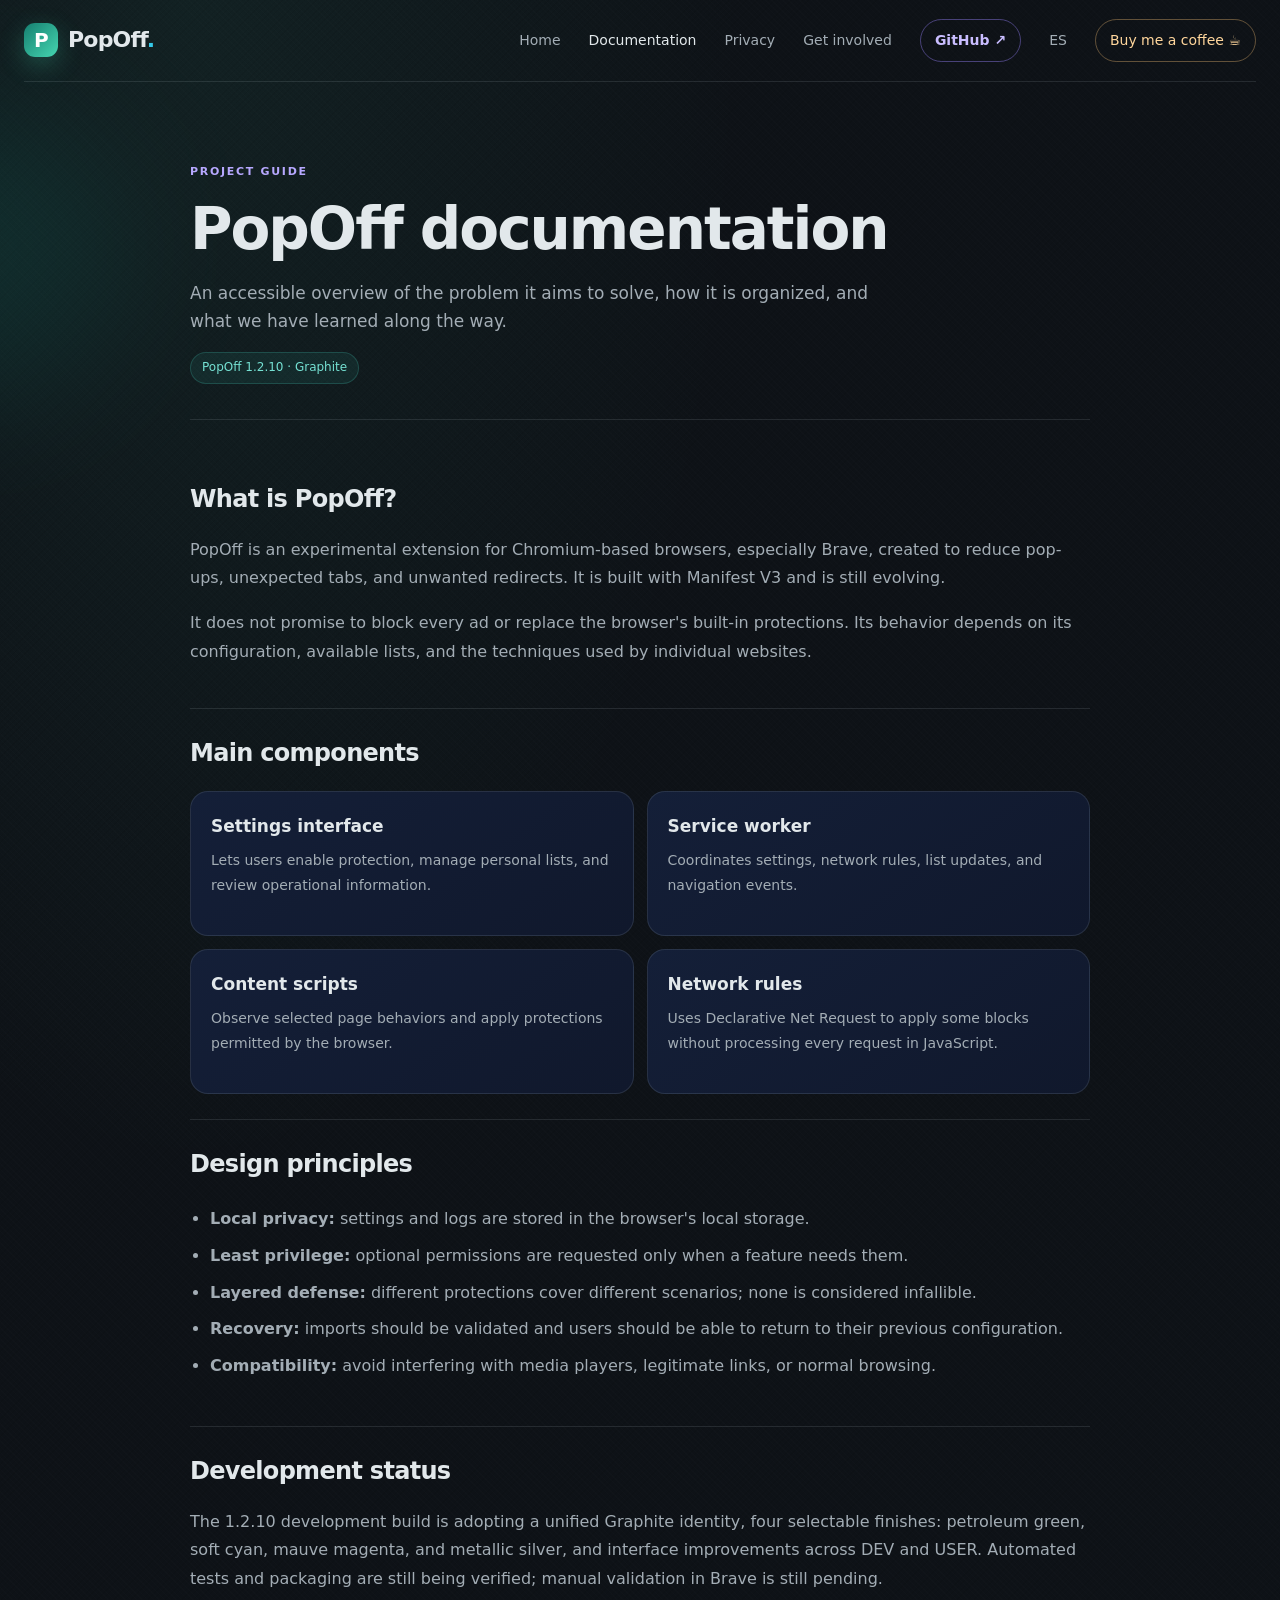
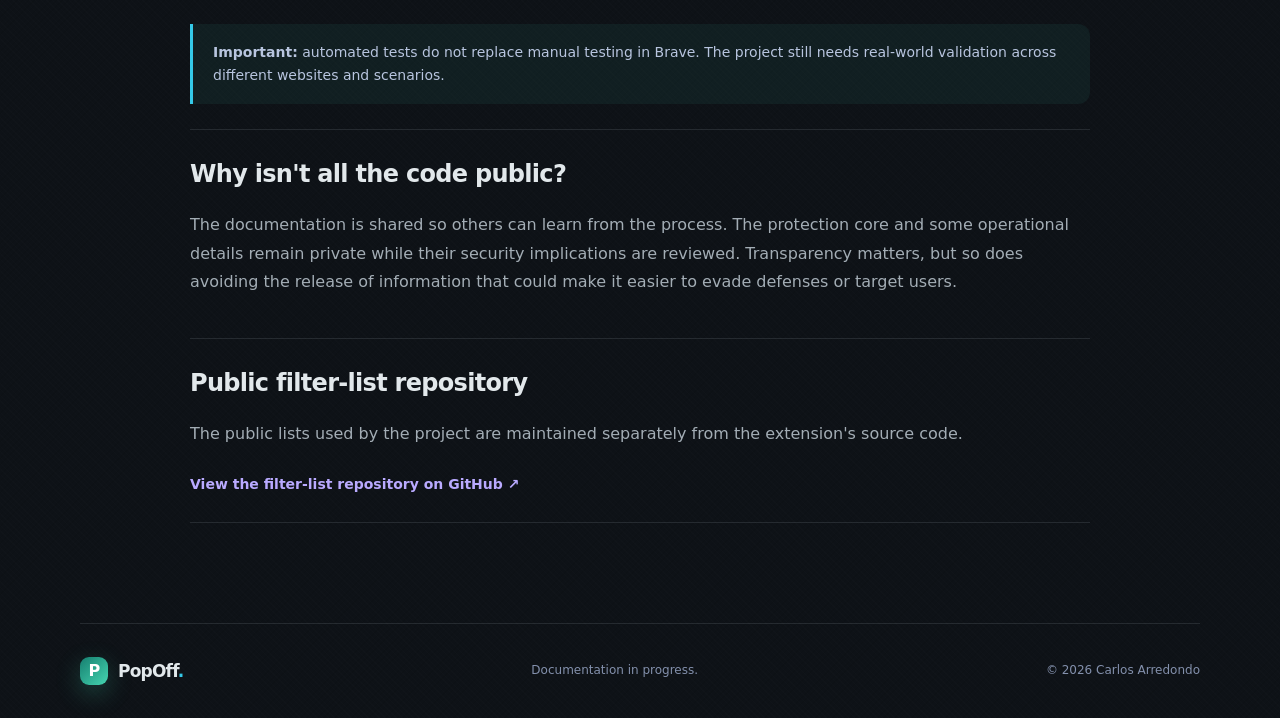
<file: site/en/docs.html>
<!doctype html>
<html lang="en"><head><meta charset="utf-8"><meta name="viewport" content="width=device-width,initial-scale=1"><meta name="theme-color" content="#0b1020"><title>Documentation — PopOff</title><link rel="stylesheet" href="../styles.css"><script defer src="../script.js"></script></head>
<body><div class="ambient ambient-one"></div><header class="site-header"><a class="brand" href="index.html"><span class="brand-mark">P</span><span>PopOff<span class="brand-dot">.</span></span></a><button class="menu-toggle" aria-label="Open menu" aria-expanded="false">☰</button><nav class="nav-links" aria-label="Main navigation"><a href="index.html">Home</a><a class="active" href="docs.html">Documentation</a><a href="privacy.html">Privacy</a><a href="contribute.html">Get involved</a><a class="nav-github" href="https://github.com/xGalamothx/popoff-lists" target="_blank" rel="noopener noreferrer" aria-label="PopOff public repository on GitHub">GitHub ↗</a><a class="language-switch" href="../docs.html" lang="es" data-language-choice="es" aria-label="Ver en español">ES</a><a class="nav-support" href="https://ko-fi.com/carlosarredondo24" target="_blank" rel="noopener noreferrer">Buy me a coffee ☕</a></nav></header>
<main class="wrap page-main"><div class="page-intro"><span class="kicker">PROJECT GUIDE</span><h1>PopOff documentation</h1><p>An accessible overview of the problem it aims to solve, how it is organized, and what we have learned along the way.</p><span class="status-label">PopOff 1.2.10 · Graphite</span></div>
<section class="doc-block"><h2>What is PopOff?</h2><p>PopOff is an experimental extension for Chromium-based browsers, especially Brave, created to reduce pop-ups, unexpected tabs, and unwanted redirects. It is built with Manifest V3 and is still evolving.</p><p>It does not promise to block every ad or replace the browser's built-in protections. Its behavior depends on its configuration, available lists, and the techniques used by individual websites.</p></section>
<section class="doc-block"><h2>Main components</h2><div class="doc-cards"><article><h3>Settings interface</h3><p>Lets users enable protection, manage personal lists, and review operational information.</p></article><article><h3>Service worker</h3><p>Coordinates settings, network rules, list updates, and navigation events.</p></article><article><h3>Content scripts</h3><p>Observe selected page behaviors and apply protections permitted by the browser.</p></article><article><h3>Network rules</h3><p>Uses Declarative Net Request to apply some blocks without processing every request in JavaScript.</p></article></div></section>
<section class="doc-block"><h2>Design principles</h2><ul class="principle-list"><li><strong>Local privacy:</strong> settings and logs are stored in the browser's local storage.</li><li><strong>Least privilege:</strong> optional permissions are requested only when a feature needs them.</li><li><strong>Layered defense:</strong> different protections cover different scenarios; none is considered infallible.</li><li><strong>Recovery:</strong> imports should be validated and users should be able to return to their previous configuration.</li><li><strong>Compatibility:</strong> avoid interfering with media players, legitimate links, or normal browsing.</li></ul></section>
<section class="doc-block"><h2>Development status</h2><p>The 1.2.10 development build is adopting a unified Graphite identity, four selectable finishes: petroleum green, soft cyan, mauve magenta, and metallic silver, and interface improvements across DEV and USER. Automated tests and packaging are still being verified; manual validation in Brave is still pending.</p><div class="notice"><strong>Important:</strong> automated tests do not replace manual testing in Brave. The project still needs real-world validation across different websites and scenarios.</div></section>
<section class="doc-block"><h2>Why isn't all the code public?</h2><p>The documentation is shared so others can learn from the process. The protection core and some operational details remain private while their security implications are reviewed. Transparency matters, but so does avoiding the release of information that could make it easier to evade defenses or target users.</p></section>
<section class="doc-block"><h2>Public filter-list repository</h2><p>The public lists used by the project are maintained separately from the extension's source code.</p><a class="text-link" href="https://github.com/xGalamothx/popoff-lists" target="_blank" rel="noopener noreferrer">View the filter-list repository on GitHub ↗</a></section></main>
<footer class="site-footer wrap"><a class="brand" href="index.html"><span class="brand-mark">P</span><span>PopOff<span class="brand-dot">.</span></span></a><span>Documentation in progress.</span><span>© <span data-year></span> Carlos Arredondo</span></footer></body></html>
</file>
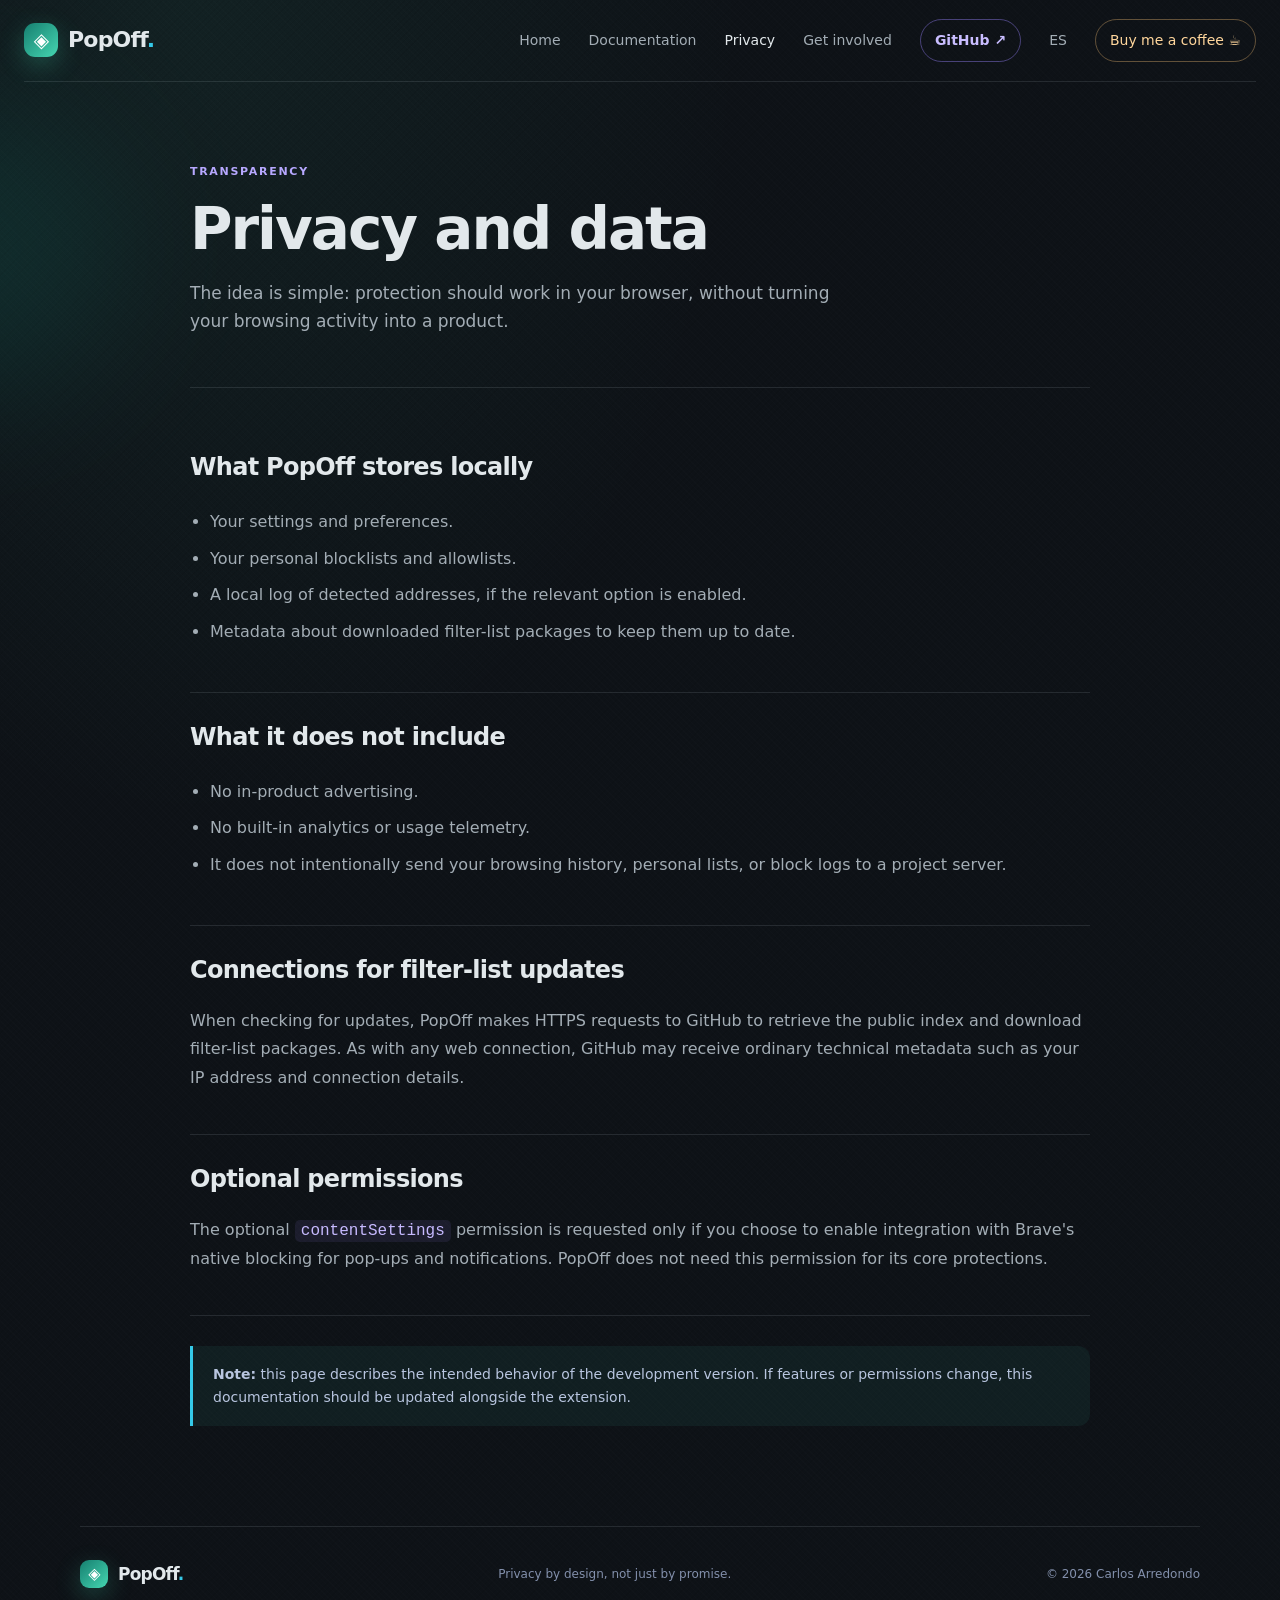
<file: site/en/privacy.html>
<!doctype html>
<html lang="en"><head><meta charset="utf-8"><meta name="viewport" content="width=device-width,initial-scale=1"><meta name="theme-color" content="#0e1217"><title>Privacy — PopOff</title><link rel="stylesheet" href="../styles.css"><script defer src="../script.js"></script></head>
<body><div class="ambient ambient-one"></div><header class="site-header"><a class="brand" href="index.html"><span class="brand-mark" aria-hidden="true">◈</span><span>PopOff<span class="brand-dot">.</span></span></a><button class="menu-toggle" aria-label="Open menu" aria-expanded="false">☰</button><nav class="nav-links" aria-label="Main navigation"><a href="index.html">Home</a><a href="docs.html">Documentation</a><a class="active" href="privacy.html">Privacy</a><a href="contribute.html">Get involved</a><a class="nav-github" href="https://github.com/xGalamothx/popoff-lists" target="_blank" rel="noopener noreferrer" aria-label="PopOff public repository on GitHub">GitHub ↗</a><a class="language-switch" href="../privacy.html" lang="es" data-language-choice="es" aria-label="Ver en español">ES</a><a class="nav-support" href="https://ko-fi.com/carlosarredondo24" target="_blank" rel="noopener noreferrer">Buy me a coffee ☕</a></nav></header>
<main class="wrap page-main"><div class="page-intro"><span class="kicker">TRANSPARENCY</span><h1>Privacy and data</h1><p>The idea is simple: protection should work in your browser, without turning your browsing activity into a product.</p></div>
<section class="doc-block"><h2>What PopOff stores locally</h2><ul class="principle-list"><li>Your settings and preferences.</li><li>Your personal blocklists and allowlists.</li><li>A local log of detected addresses, if the relevant option is enabled.</li><li>Metadata about downloaded filter-list packages to keep them up to date.</li></ul></section>
<section class="doc-block"><h2>What it does not include</h2><ul class="principle-list"><li>No in-product advertising.</li><li>No built-in analytics or usage telemetry.</li><li>It does not intentionally send your browsing history, personal lists, or block logs to a project server.</li></ul></section>
<section class="doc-block"><h2>Connections for filter-list updates</h2><p>When checking for updates, PopOff makes HTTPS requests to GitHub to retrieve the public index and download filter-list packages. As with any web connection, GitHub may receive ordinary technical metadata such as your IP address and connection details.</p></section>
<section class="doc-block"><h2>Optional permissions</h2><p>The optional <code>contentSettings</code> permission is requested only if you choose to enable integration with Brave's native blocking for pop-ups and notifications. PopOff does not need this permission for its core protections.</p></section>
<div class="notice"><strong>Note:</strong> this page describes the intended behavior of the development version. If features or permissions change, this documentation should be updated alongside the extension.</div></main>
<footer class="site-footer wrap"><a class="brand" href="index.html"><span class="brand-mark" aria-hidden="true">◈</span><span>PopOff<span class="brand-dot">.</span></span></a><span>Privacy by design, not just by promise.</span><span>© <span data-year></span> Carlos Arredondo</span></footer></body></html>
</file>
<file: site/styles.css>
:root{color-scheme:dark;--bg:#0e1217;--panel:#161d24;--panel2:#1b242c;--text:#e2e8eb;--muted:#a3adb5;--line:rgba(174,190,199,.14);--purple:#45d6b1;--teal:#35c9e8;--amber:#c0c8d2;--max:1120px}*{box-sizing:border-box}html{scroll-behavior:smooth}body{margin:0;background:repeating-linear-gradient(45deg,rgba(255,255,255,.008) 0 1px,transparent 1px 4px),repeating-linear-gradient(-45deg,rgba(0,0,0,.07) 0 1px,transparent 1px 4px),radial-gradient(ellipse at 15% 0%,rgba(69,214,177,.08),transparent 36%),var(--bg);color:var(--text);font:16px/1.65 Inter,ui-sans-serif,system-ui,-apple-system,"Segoe UI",sans-serif;overflow-x:hidden}a{color:inherit;text-decoration:none}.wrap{width:min(var(--max),calc(100% - 48px));margin-inline:auto}.ambient{position:absolute;pointer-events:none;filter:blur(70px);opacity:.18;border-radius:50%;z-index:-1}.ambient-one{width:300px;height:300px;background:#167f70;top:100px;left:-180px}.ambient-two{width:260px;height:260px;background:#25bba9;right:-180px;top:520px}.site-header{width:min(1280px,calc(100% - 48px));height:82px;margin:auto;display:flex;align-items:center;justify-content:space-between;border-bottom:1px solid var(--line);position:relative;z-index:5}.brand{display:inline-flex;align-items:center;gap:10px;font-size:22px;font-weight:800;letter-spacing:-.8px}.brand-mark{width:34px;height:34px;border-radius:11px;background:linear-gradient(135deg,#167f70,#45d6b1);display:grid;place-items:center;color:white;font-size:20px;box-shadow:0 8px 24px #45d6b144}.brand-dot{color:var(--teal)}.nav-links{display:flex;align-items:center;gap:28px;color:var(--muted);font-size:14px}.nav-links a{transition:color .2s}.nav-links a:hover,.nav-links a.active{color:var(--text)}.nav-support{padding:9px 14px;border:1px solid rgba(255,199,120,.35);border-radius:999px;color:#ffd69c!important}.menu-toggle{display:none;background:none;border:0;color:white;font-size:24px}.hero{min-height:610px;display:grid;grid-template-columns:1.05fr .95fr;align-items:center;gap:50px;padding-block:70px 90px}.eyebrow,.kicker{font-size:11px;font-weight:800;letter-spacing:1.7px;color:#b7a8ff}.eyebrow{display:inline-flex;align-items:center;gap:10px;padding:7px 12px;border:1px solid #45d6b144;border-radius:99px;background:#45d6b110;letter-spacing:.7px}.pulse,.status-dot{width:7px;height:7px;border-radius:50%;background:var(--teal);box-shadow:0 0 0 5px #45d6c31c}.hero h1{font-size:clamp(42px,5.4vw,68px);line-height:1.08;letter-spacing:-3.3px;margin:25px 0 20px}.gradient-text{background:linear-gradient(100deg,#9aead7 5%,#6fe2d3 95%);background-clip:text;color:transparent}.hero-lead{font-size:17px;color:var(--muted);max-width:610px;line-height:1.8}.hero-actions{display:flex;gap:13px;flex-wrap:wrap;margin-top:30px}.button{display:inline-flex;align-items:center;justify-content:center;gap:12px;padding:12px 19px;border-radius:12px;font-weight:750;font-size:14px;transition:transform .2s,box-shadow .2s}.button:hover{transform:translateY(-2px)}.button-primary{background:linear-gradient(120deg,#167f70,#236b69);box-shadow:0 12px 28px #725cfb3d}.button-quiet{border:1px solid var(--line);color:#d6def3}.hero-note{font-size:12px;color:#94a2c1;margin-top:24px}.check{color:var(--teal);font-weight:900;margin-right:6px}.hero-art{height:440px;position:relative;display:grid;place-items:center}.orbit{position:absolute;border:1px solid #a79bff26;border-radius:50%;transform:rotate(-24deg)}.orbit-a{width:420px;height:260px}.orbit-b{width:350px;height:400px;transform:rotate(58deg);border-color:#43d5c327}.shield{width:180px;height:200px;display:grid;place-items:center;filter:drop-shadow(0 20px 55px #765bff66);z-index:2}.shield svg{width:100%;height:100%;overflow:visible}.glass-card{position:absolute;width:190px;padding:17px;border:1px solid #c2cbef2b;border-radius:16px;background:linear-gradient(145deg,#1a2542dd,#11182add);backdrop-filter:blur(12px);box-shadow:0 20px 50px #0004}.card-back{right:0;top:50px;transform:rotate(7deg)}.tiny-label{font-size:9px;letter-spacing:1.5px;color:#91a1c5}.fake-lines{display:grid;gap:8px;margin:15px 0}.fake-lines i{height:5px;border-radius:9px;background:#8193bd35}.fake-lines i:nth-child(2){width:70%}.fake-lines i:nth-child(3){width:84%}.fake-pill{font-size:10px;color:var(--teal);background:#45d6c315;border:1px solid #45d6c333;padding:4px 8px;border-radius:99px}.status-chip{position:absolute;bottom:42px;left:0;padding:11px 15px;border:1px solid var(--line);border-radius:12px;background:#111a30d9;display:flex;align-items:center;gap:10px;font-size:12px;color:#d8e2f7;box-shadow:0 12px 35px #0004}.spark{position:absolute;color:#bbaaff}.spark-one{top:90px;left:60px;font-size:25px}.spark-two{bottom:85px;right:40px;font-size:34px;color:#5be0d1}.section{padding-block:70px 105px}.section-heading{text-align:center;max-width:620px;margin:0 auto 38px}.section-heading h2,.story-grid h2,.support-card h2{font-size:clamp(29px,3.5vw,42px);letter-spacing:-1.5px;line-height:1.15;margin:12px 0}.section-heading p,.support-card p{color:var(--muted);margin:0}.feature-grid{display:grid;grid-template-columns:repeat(3,1fr);gap:17px}.feature-card,.doc-cards article{background:linear-gradient(145deg,#141f38,#10182c);border:1px solid var(--line);border-radius:18px;padding:25px;min-height:200px}.feature-icon{width:42px;height:42px;display:grid;place-items:center;border-radius:13px;font-size:24px}.purple{background:#45d6b120;color:#9aead7}.teal{background:#45d6c31c;color:#65e5d6}.amber{background:#ffc7781c;color:#ffd08e}.feature-card h3,.doc-cards h3{font-size:17px;margin:17px 0 7px}.feature-card p,.doc-cards p{color:var(--muted);font-size:14px;margin:0}.story-section{background:linear-gradient(90deg,#111a30b8,#121b31b8);border-block:1px solid var(--line);padding:80px 0}.story-grid{display:grid;grid-template-columns:.8fr 1.2fr;gap:70px;align-items:start}.story-copy{color:var(--muted);font-size:16px}.story-copy p:first-child{margin-top:0}.text-link{display:inline-flex;gap:10px;align-items:center;color:#b9aaff;font-weight:750;font-size:14px;margin-top:8px}.support-section{padding-block:75px 55px}.support-card{display:grid;grid-template-columns:auto 1fr auto;align-items:center;gap:25px;padding:32px;border:1px solid #ffc7783b;border-radius:22px;background:radial-gradient(circle at 0 0,#7555a72b,transparent 50%),linear-gradient(120deg,#1b2138,#151c30)}.coffee-orb{width:66px;height:66px;border-radius:20px;display:grid;place-items:center;font-size:31px;background:#ffc77818;border:1px solid #ffc77835}.button-coffee{background:linear-gradient(120deg,#ffcb82,#f0a95c);color:#271a10;white-space:nowrap;box-shadow:0 10px 25px #e6a95b24}.support-footnote{text-align:center;color:#8492b0;font-size:12px;margin:14px 0 0}.site-footer{min-height:95px;border-top:1px solid var(--line);display:flex;align-items:center;justify-content:space-between;gap:18px;color:#8390ac;font-size:12px}.site-footer .brand{color:var(--text);font-size:17px}.site-footer .brand-mark{width:28px;height:28px;font-size:16px;border-radius:9px}.page-main{padding-block:75px 100px;max-width:900px}.page-intro{padding-bottom:35px;border-bottom:1px solid var(--line);margin-bottom:35px}.page-intro h1{font-size:clamp(38px,5vw,58px);letter-spacing:-2px;line-height:1.1;margin:15px 0}.page-intro p{max-width:680px;color:var(--muted);font-size:17px}.status-label{display:inline-block;color:#75e1d3;background:#45d6c315;border:1px solid #45d6c333;border-radius:99px;padding:5px 11px;font-size:12px}.doc-block{padding:25px 0;border-bottom:1px solid var(--line)}.doc-block h2{font-size:24px;letter-spacing:-.7px;margin:0 0 13px}.doc-block p,.doc-block li{color:var(--muted);line-height:1.8}.doc-cards{display:grid;grid-template-columns:repeat(2,1fr);gap:13px;margin-top:18px}.doc-cards article{min-height:145px;padding:20px}.doc-cards h3{margin:0 0 7px}.principle-list{padding-left:20px}.principle-list li{padding:4px 0}.notice{margin-top:30px;padding:17px 20px;border-left:3px solid var(--teal);border-radius:0 12px 12px 0;background:#45d6c310;color:#b8c5df;font-size:14px}.doc-block code{color:#c7baff;background:#a28cff18;padding:2px 6px;border-radius:5px}@media(max-width:800px){.nav-links{gap:16px}.hero{grid-template-columns:1fr;padding-top:60px;gap:10px}.hero-art{height:340px;max-width:520px;width:100%;margin:auto}.orbit-a{width:340px}.orbit-b{height:330px}.feature-grid{grid-template-columns:1fr}.feature-card{min-height:0}.story-grid{grid-template-columns:1fr;gap:18px}.support-card{grid-template-columns:auto 1fr}.support-card .button{grid-column:1/-1;justify-self:start}.site-footer{flex-wrap:wrap;padding-block:20px}.site-footer span:nth-child(2){display:none}}@media(max-width:620px){.wrap,.site-header{width:calc(100% - 34px)}.site-header{height:70px}.menu-toggle{display:block}.nav-links{display:none;position:absolute;top:70px;left:0;right:0;padding:18px;background:#111a30;border:1px solid var(--line);border-radius:0 0 16px 16px;flex-direction:column;align-items:stretch;gap:14px}.nav-links.open{display:flex}.nav-support{text-align:center}.hero{padding-block:55px 55px}.hero h1{letter-spacing:-2px}.hero-lead{font-size:15px}.hero-art{height:300px}.shield{width:140px;height:160px}.card-back{right:-3px;top:20px;transform:scale(.82) rotate(7deg)}.status-chip{bottom:18px;left:-4px}.orbit-a{width:285px;height:210px}.orbit-b{height:280px}.section{padding-block:45px 70px}.story-section{padding-block:55px}.support-section{padding-block:50px 35px}.support-card{grid-template-columns:1fr;padding:24px}.coffee-orb{width:54px;height:54px}.support-card .button{width:100%}.page-main{padding-block:55px 70px}.doc-cards{grid-template-columns:1fr}.site-footer{justify-content:space-between}.site-footer>span:last-child{width:100%}}
.nav-github{padding:9px 14px;border:1px solid rgba(154,131,255,.42);border-radius:999px;color:#c9bdff!important;font-weight:750}.nav-github:hover{background:#45d6b118}
</file>
